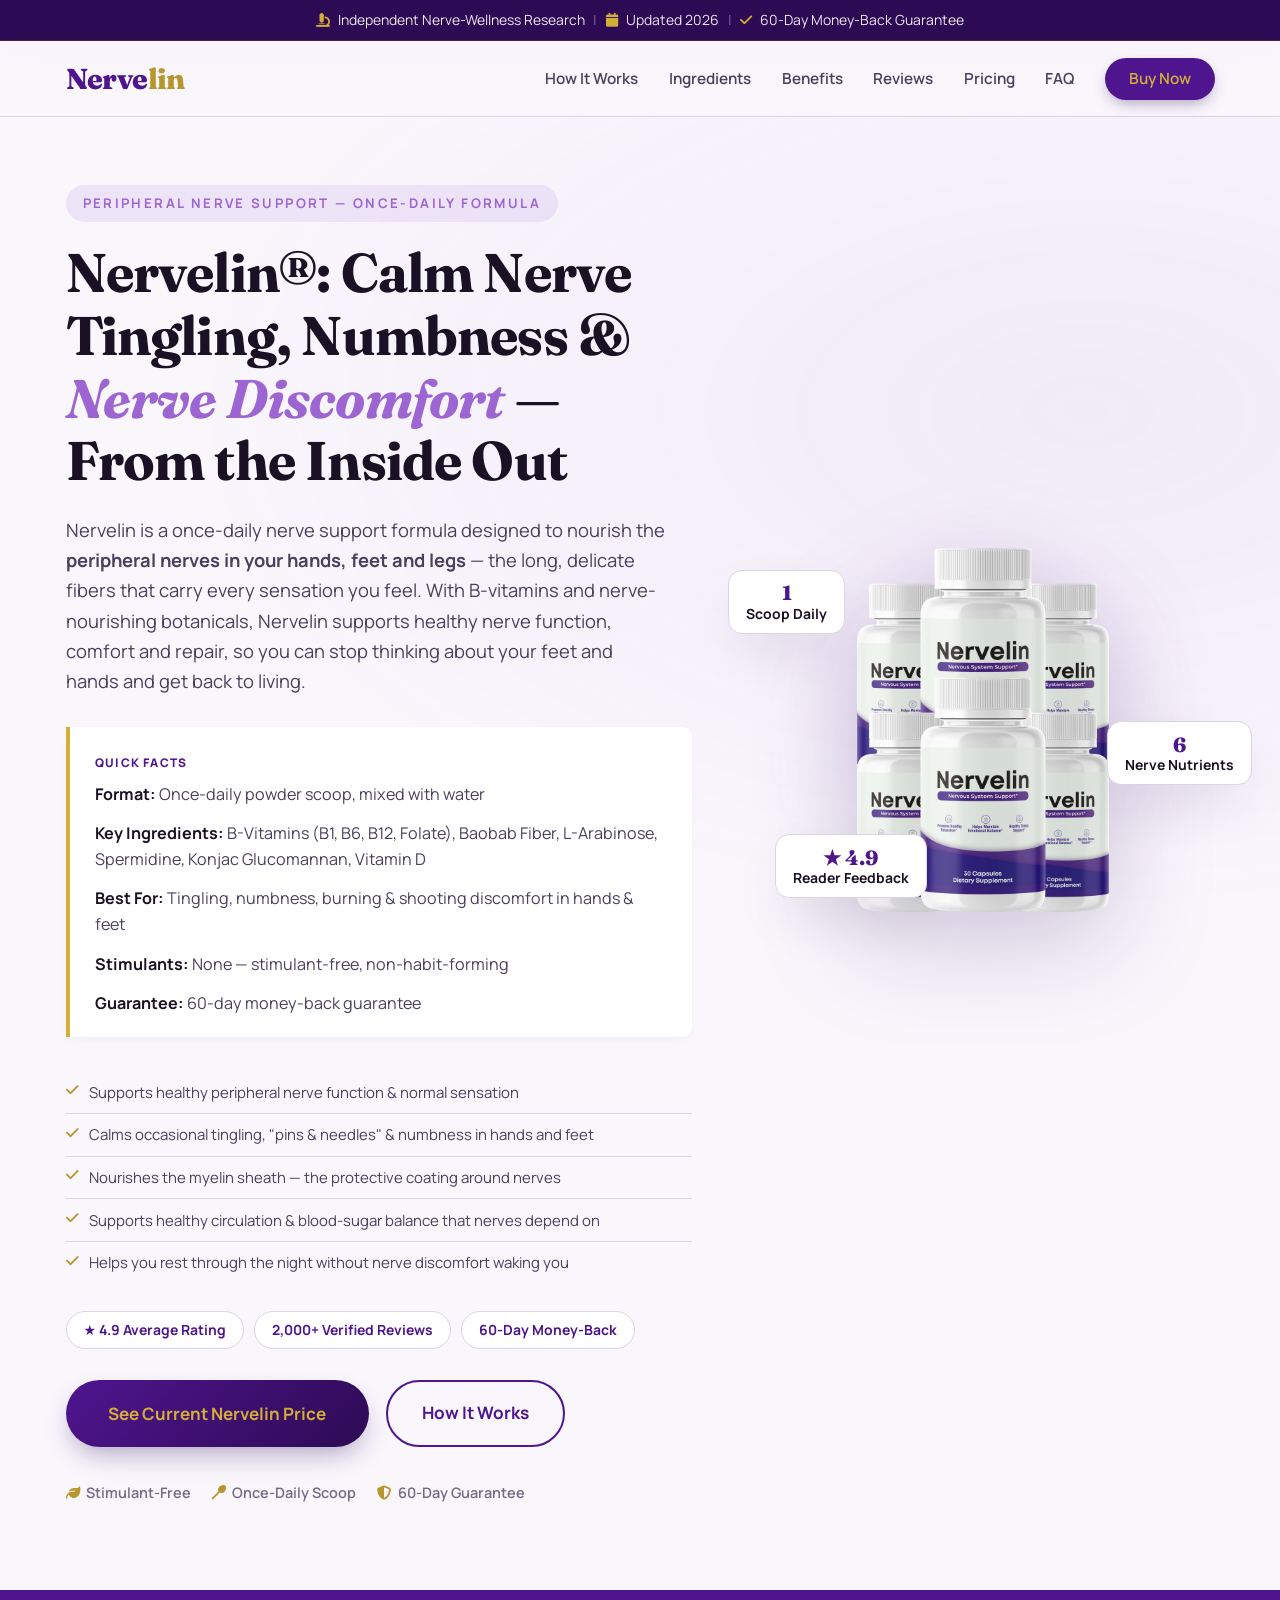
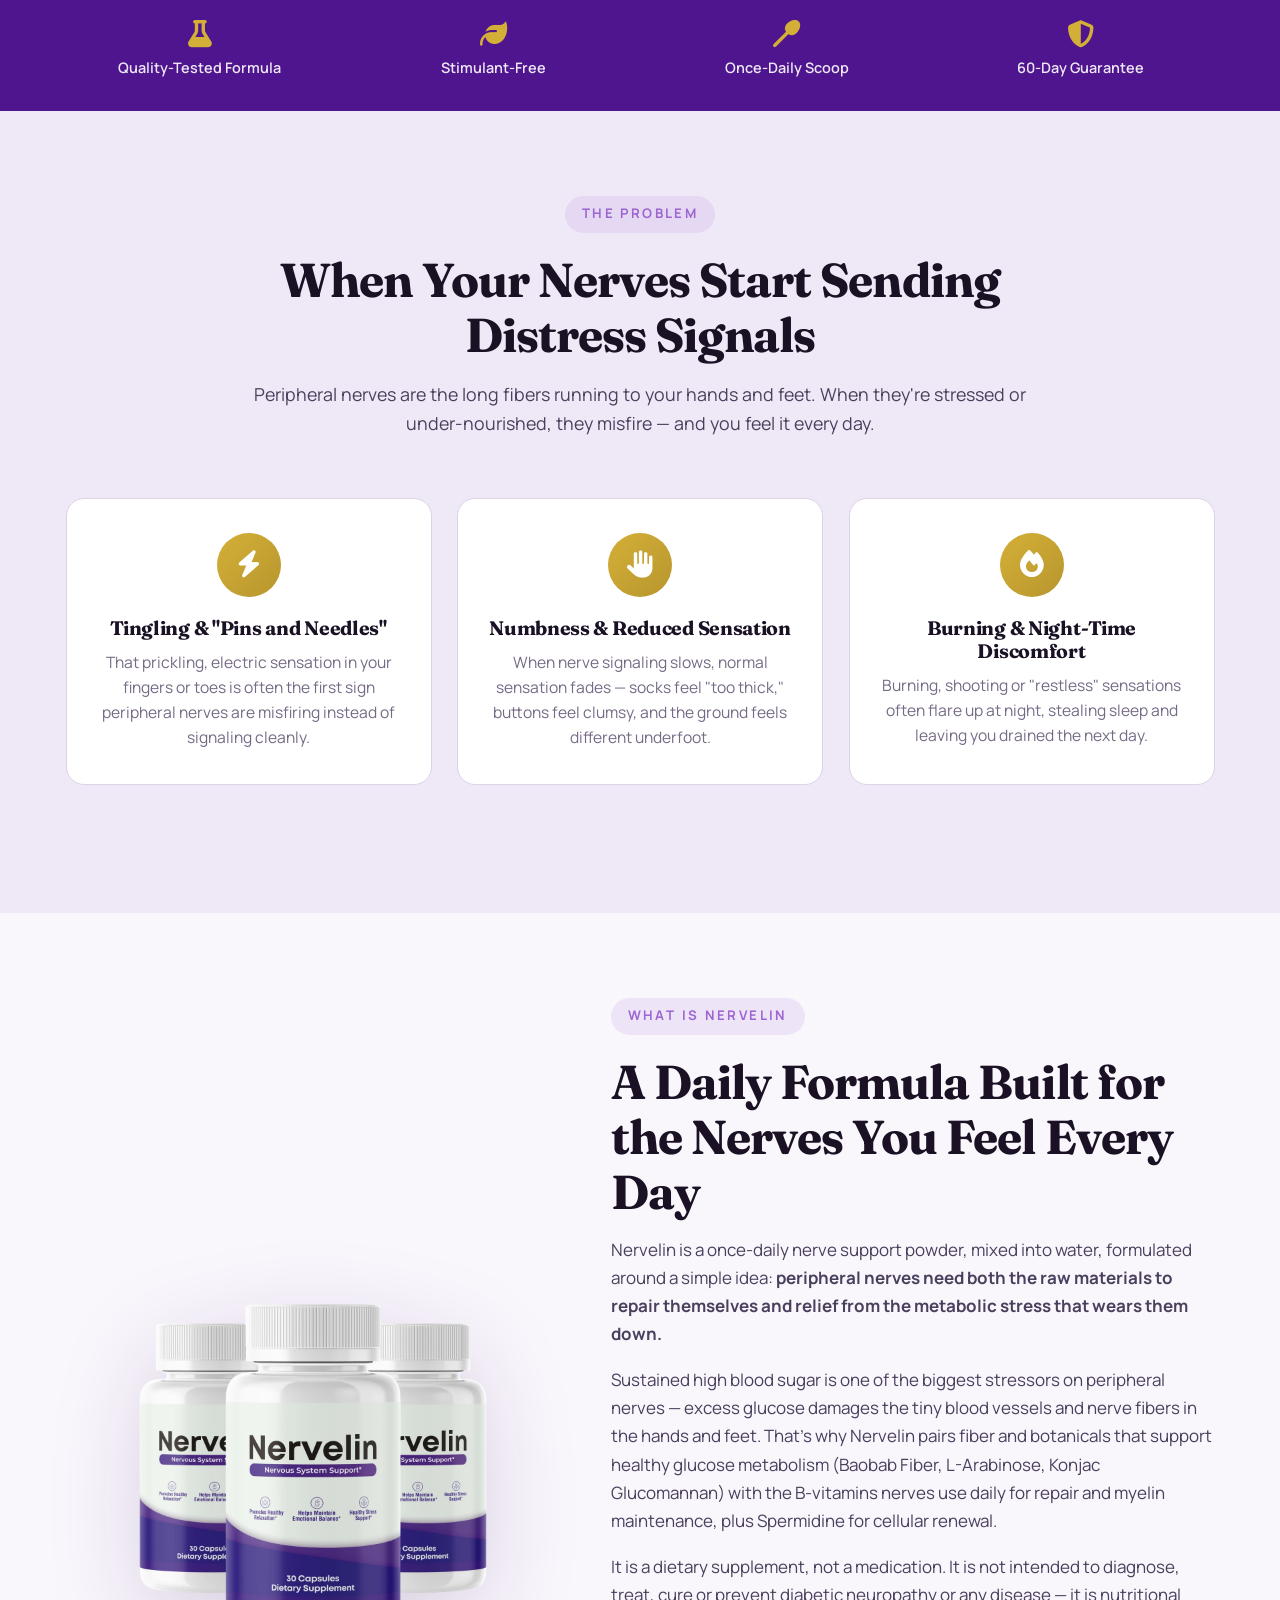
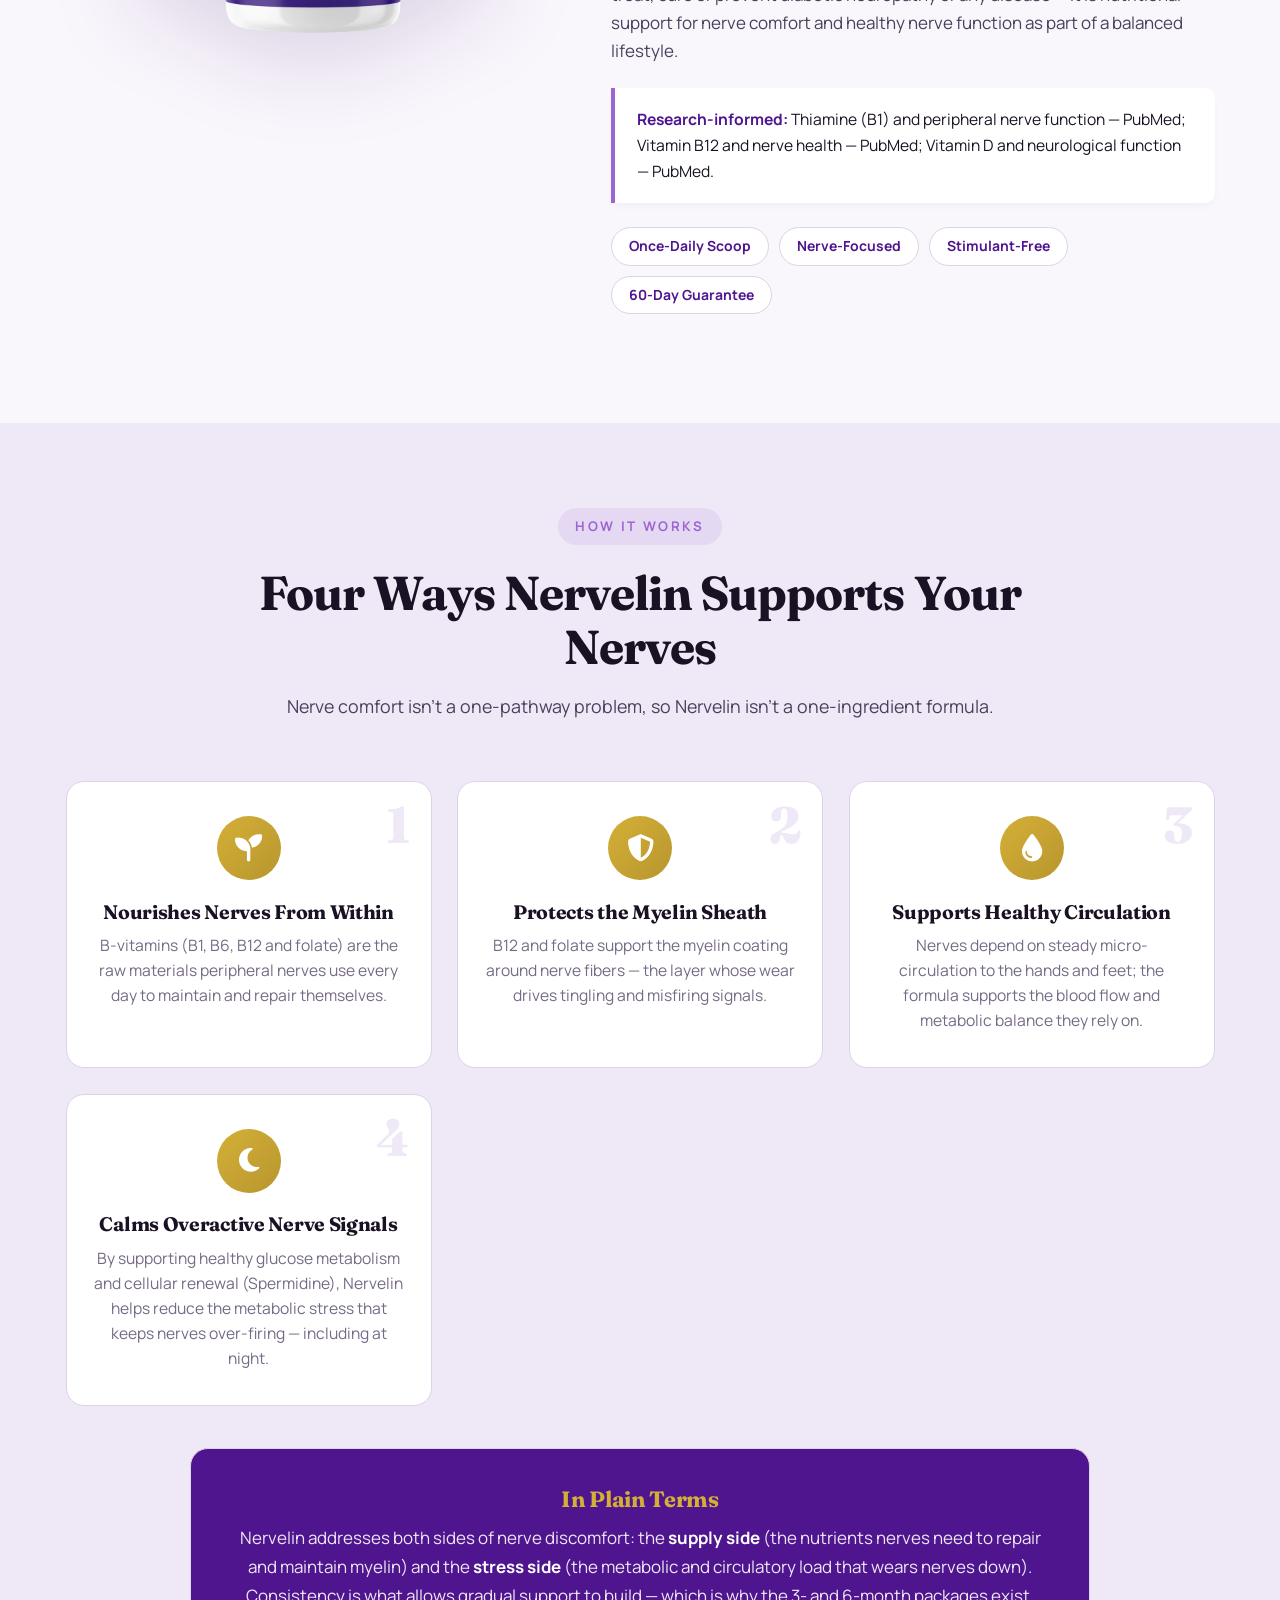
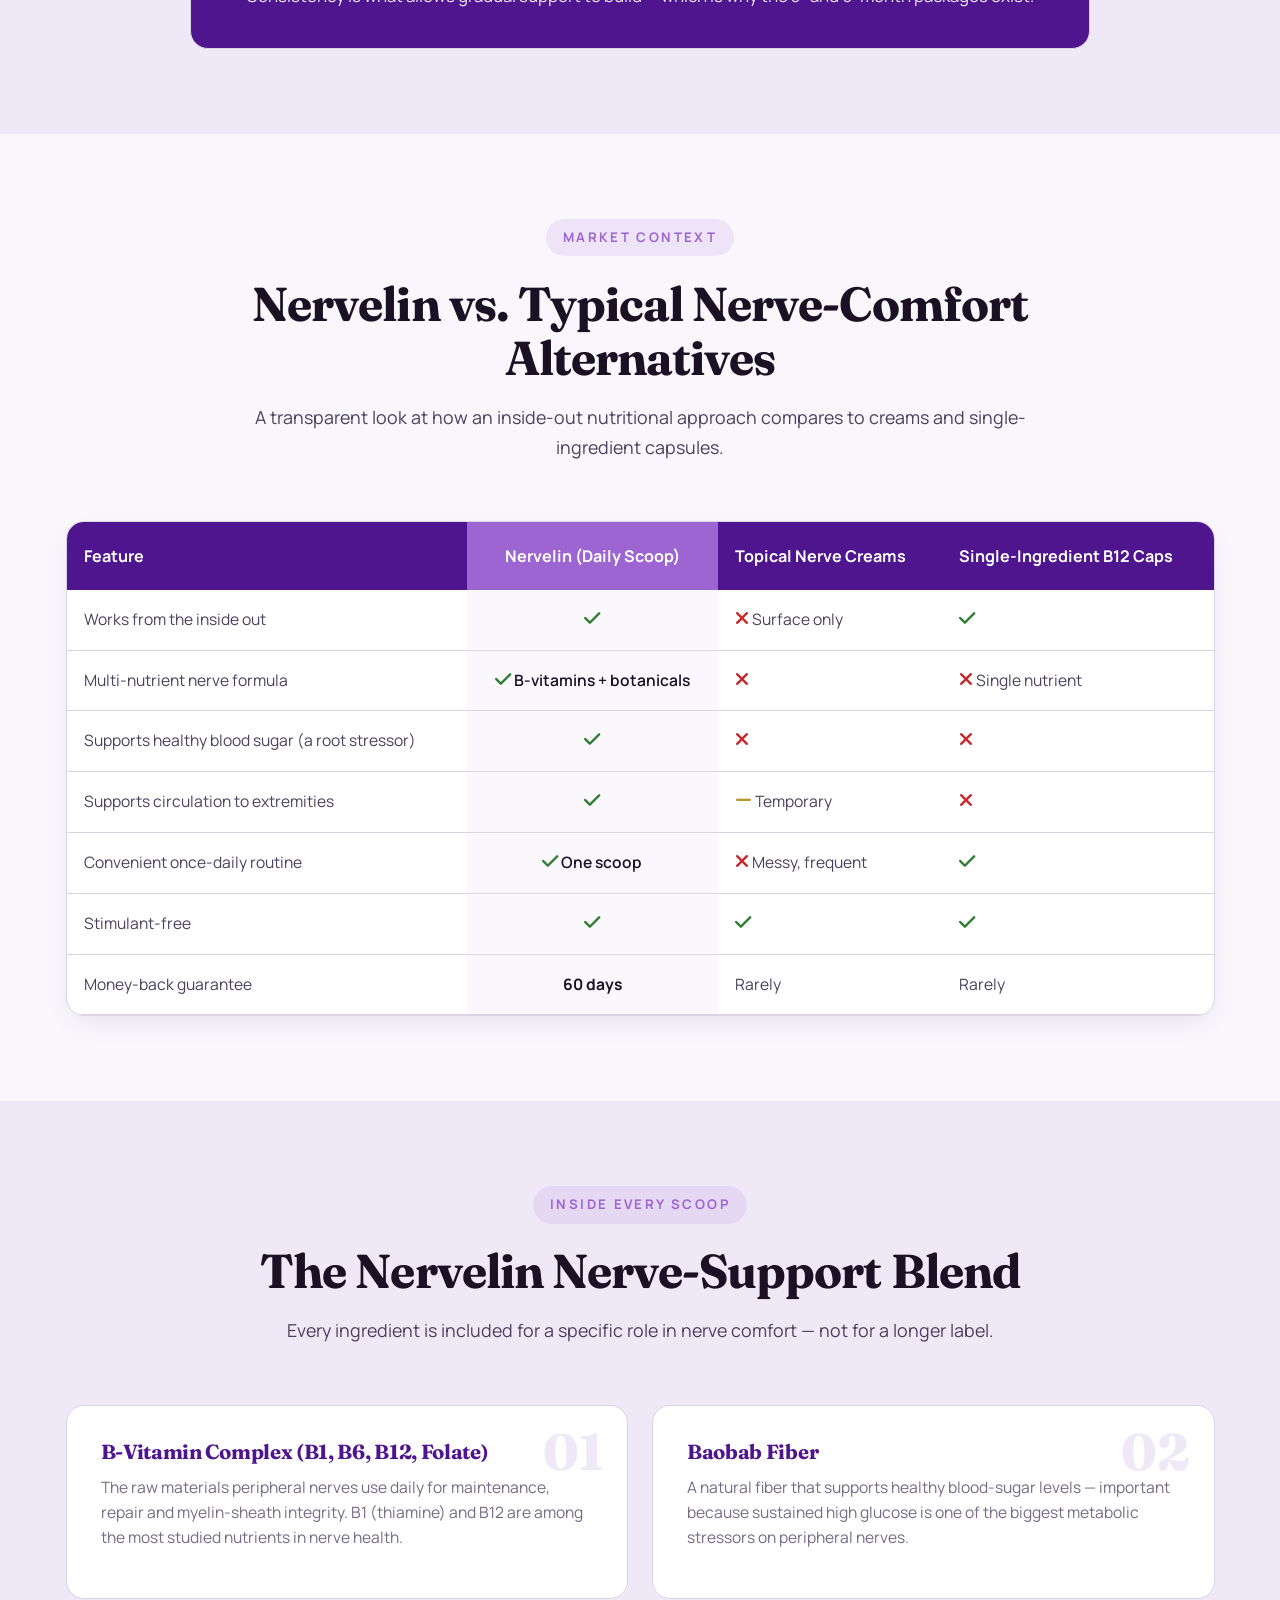
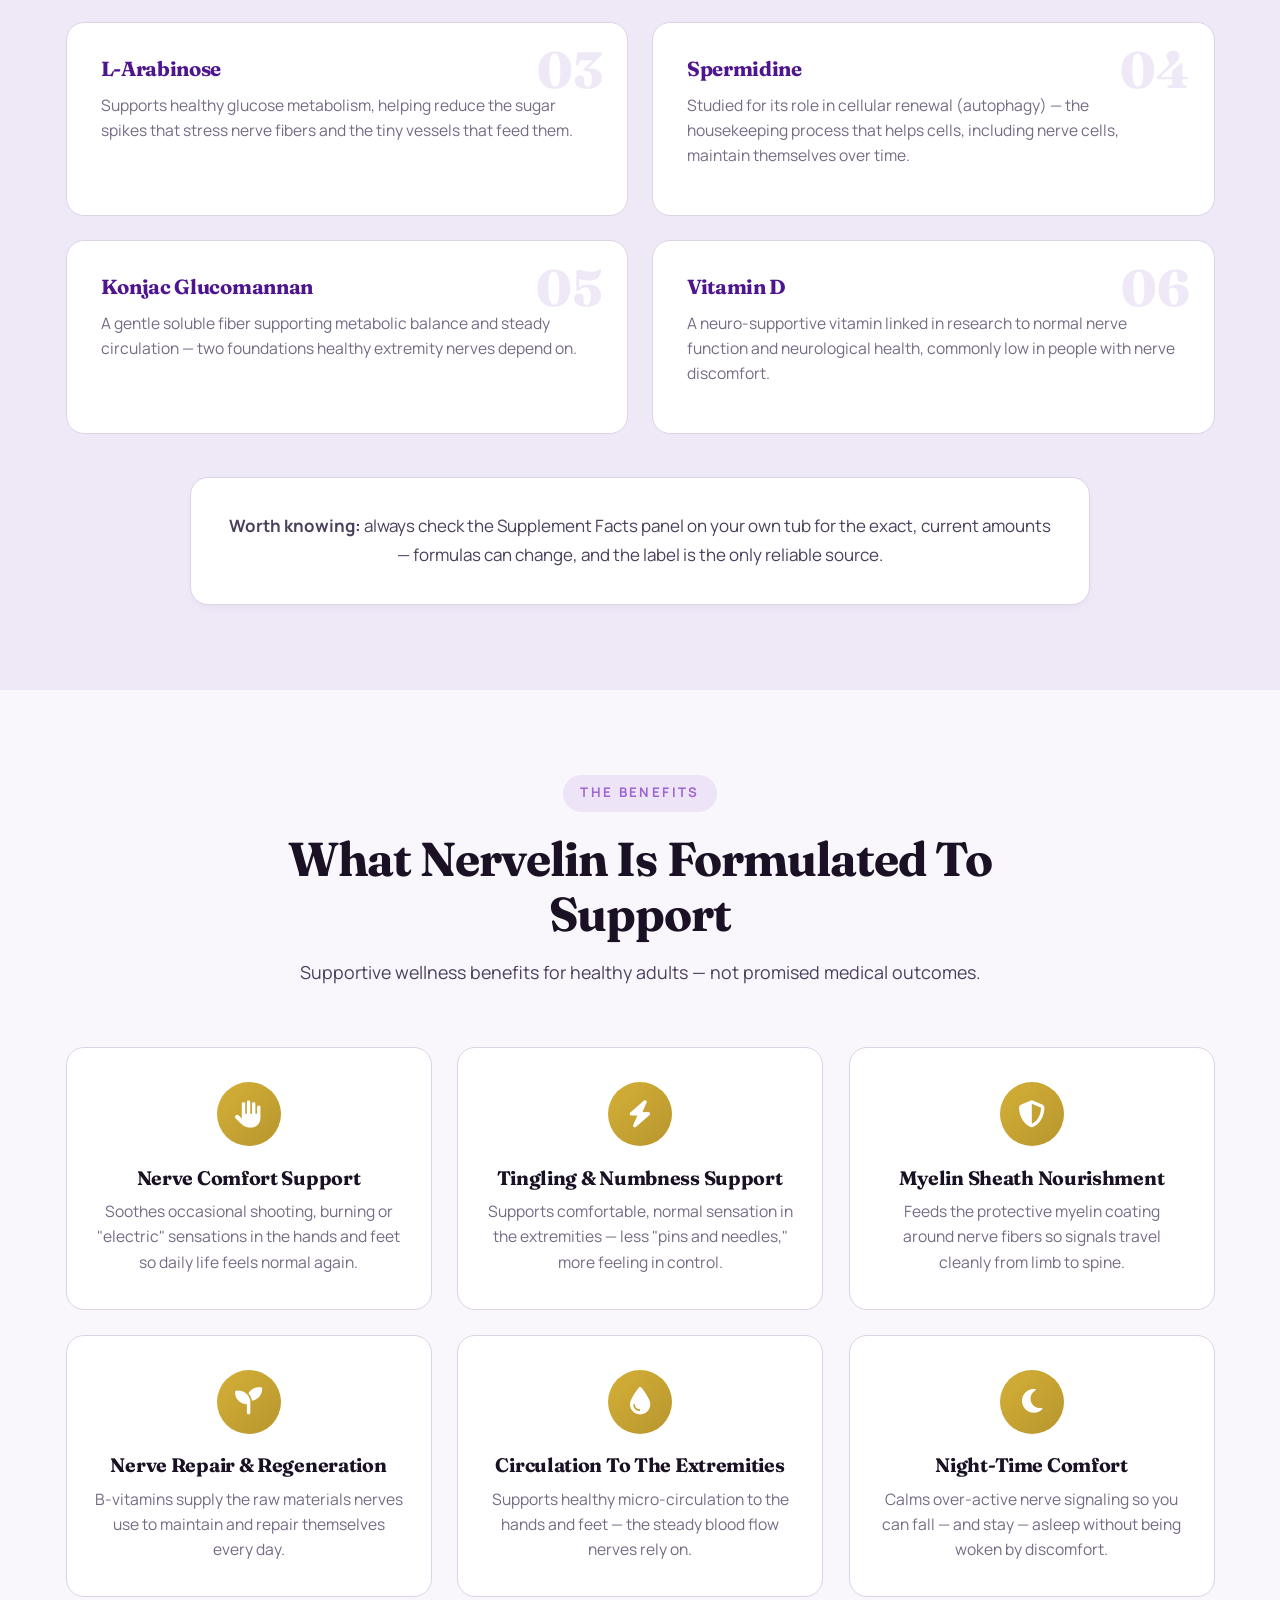
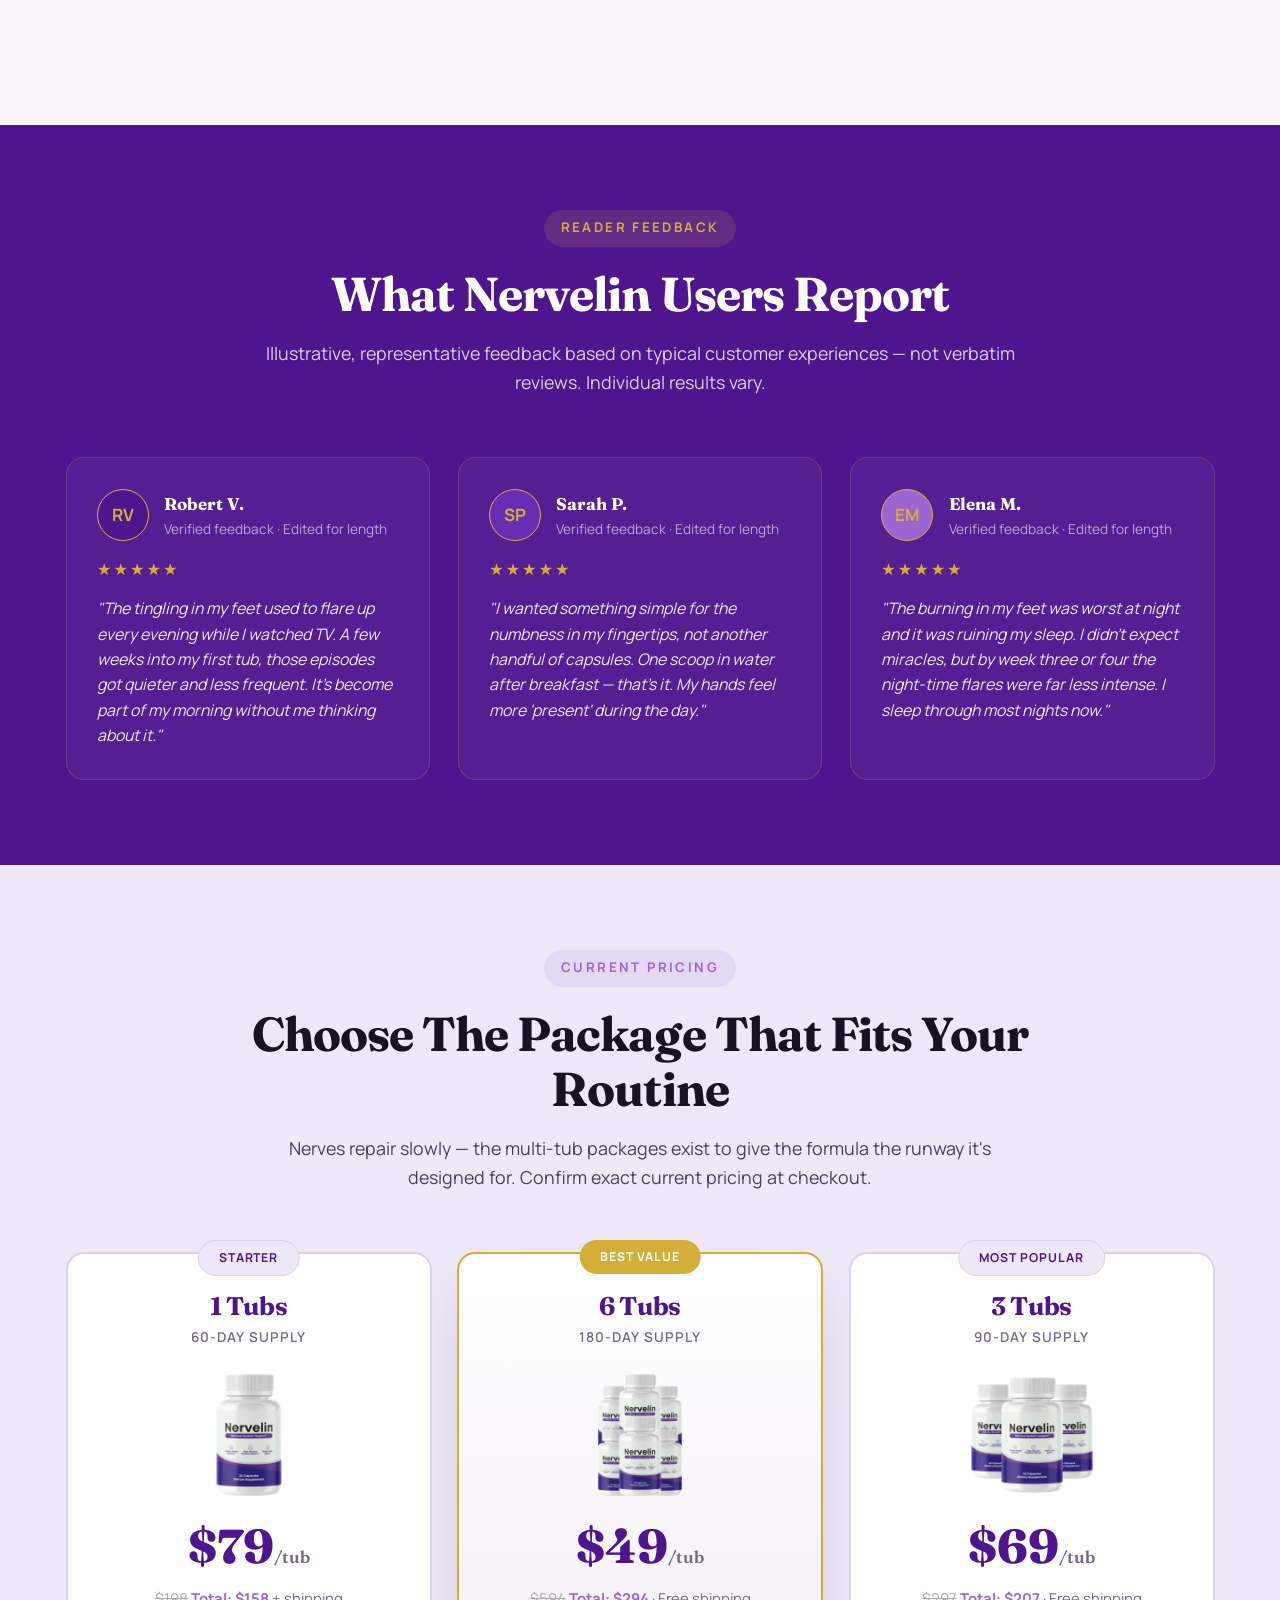
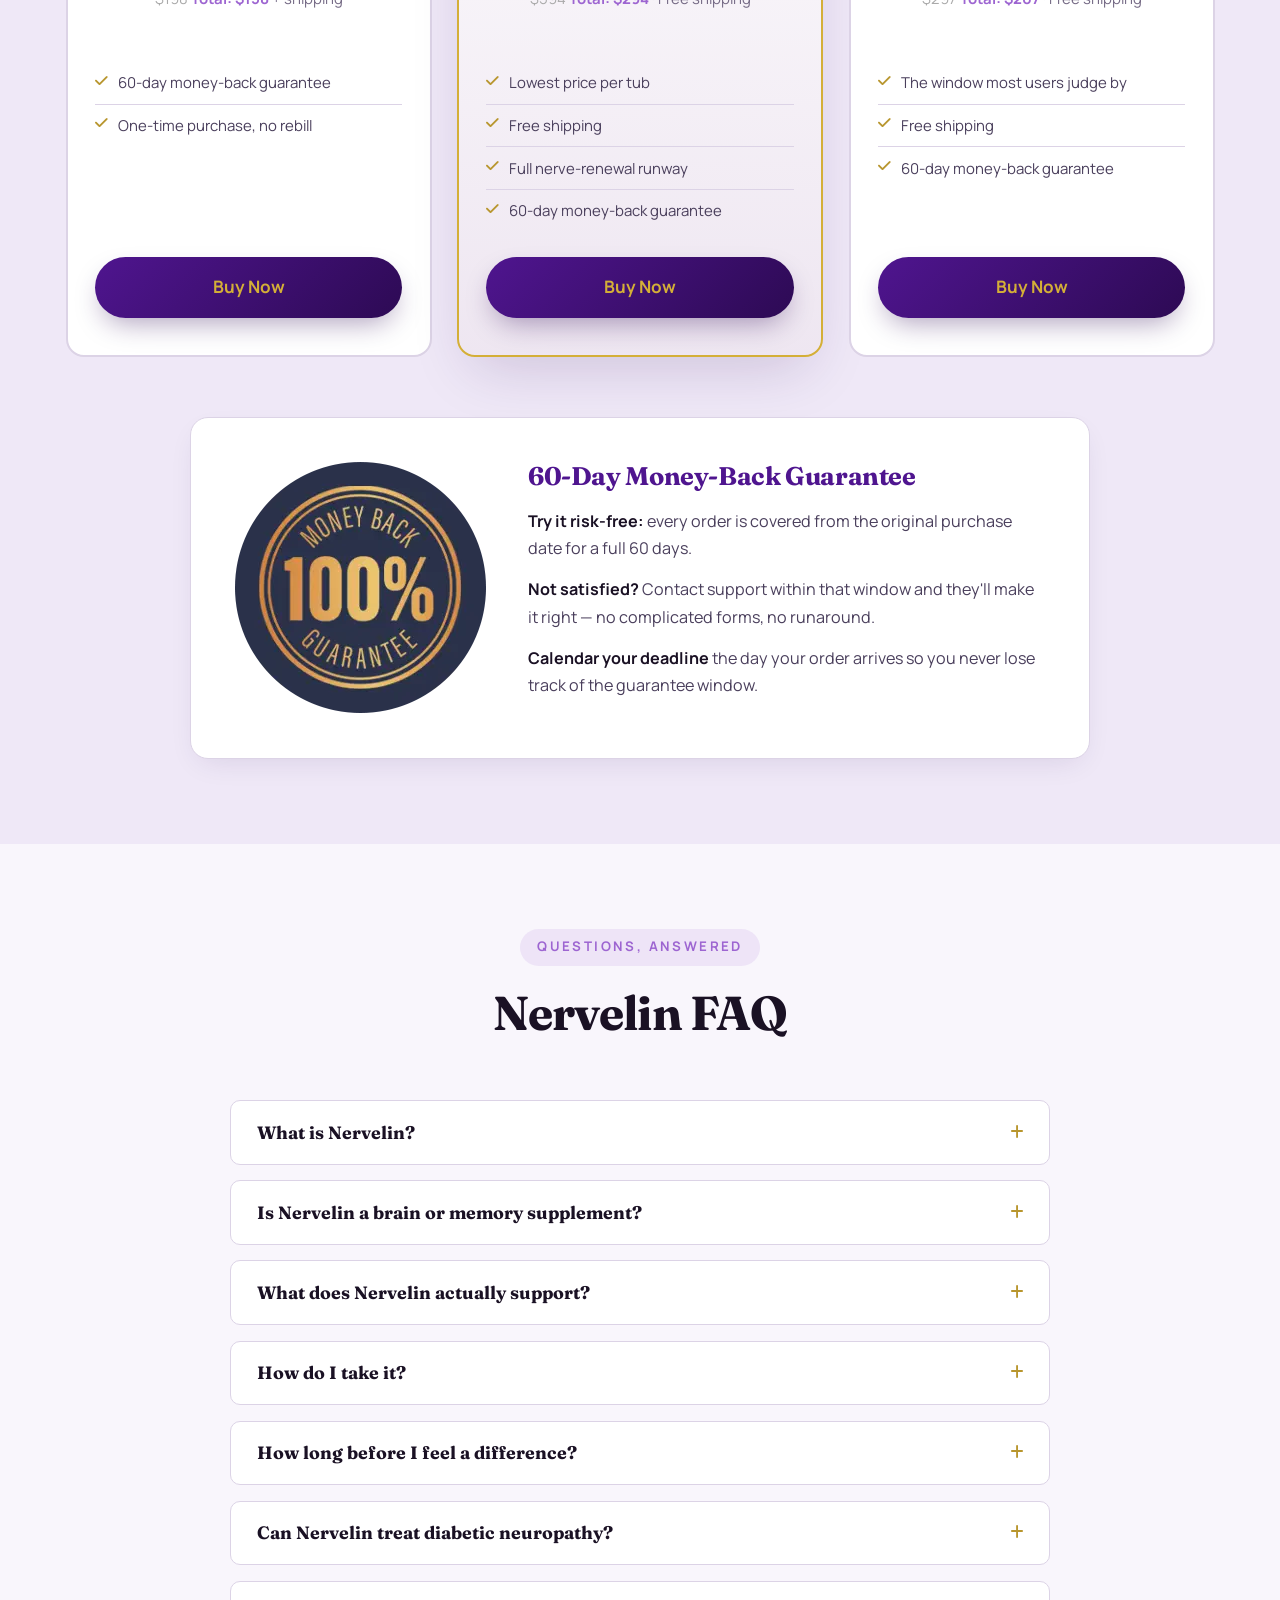
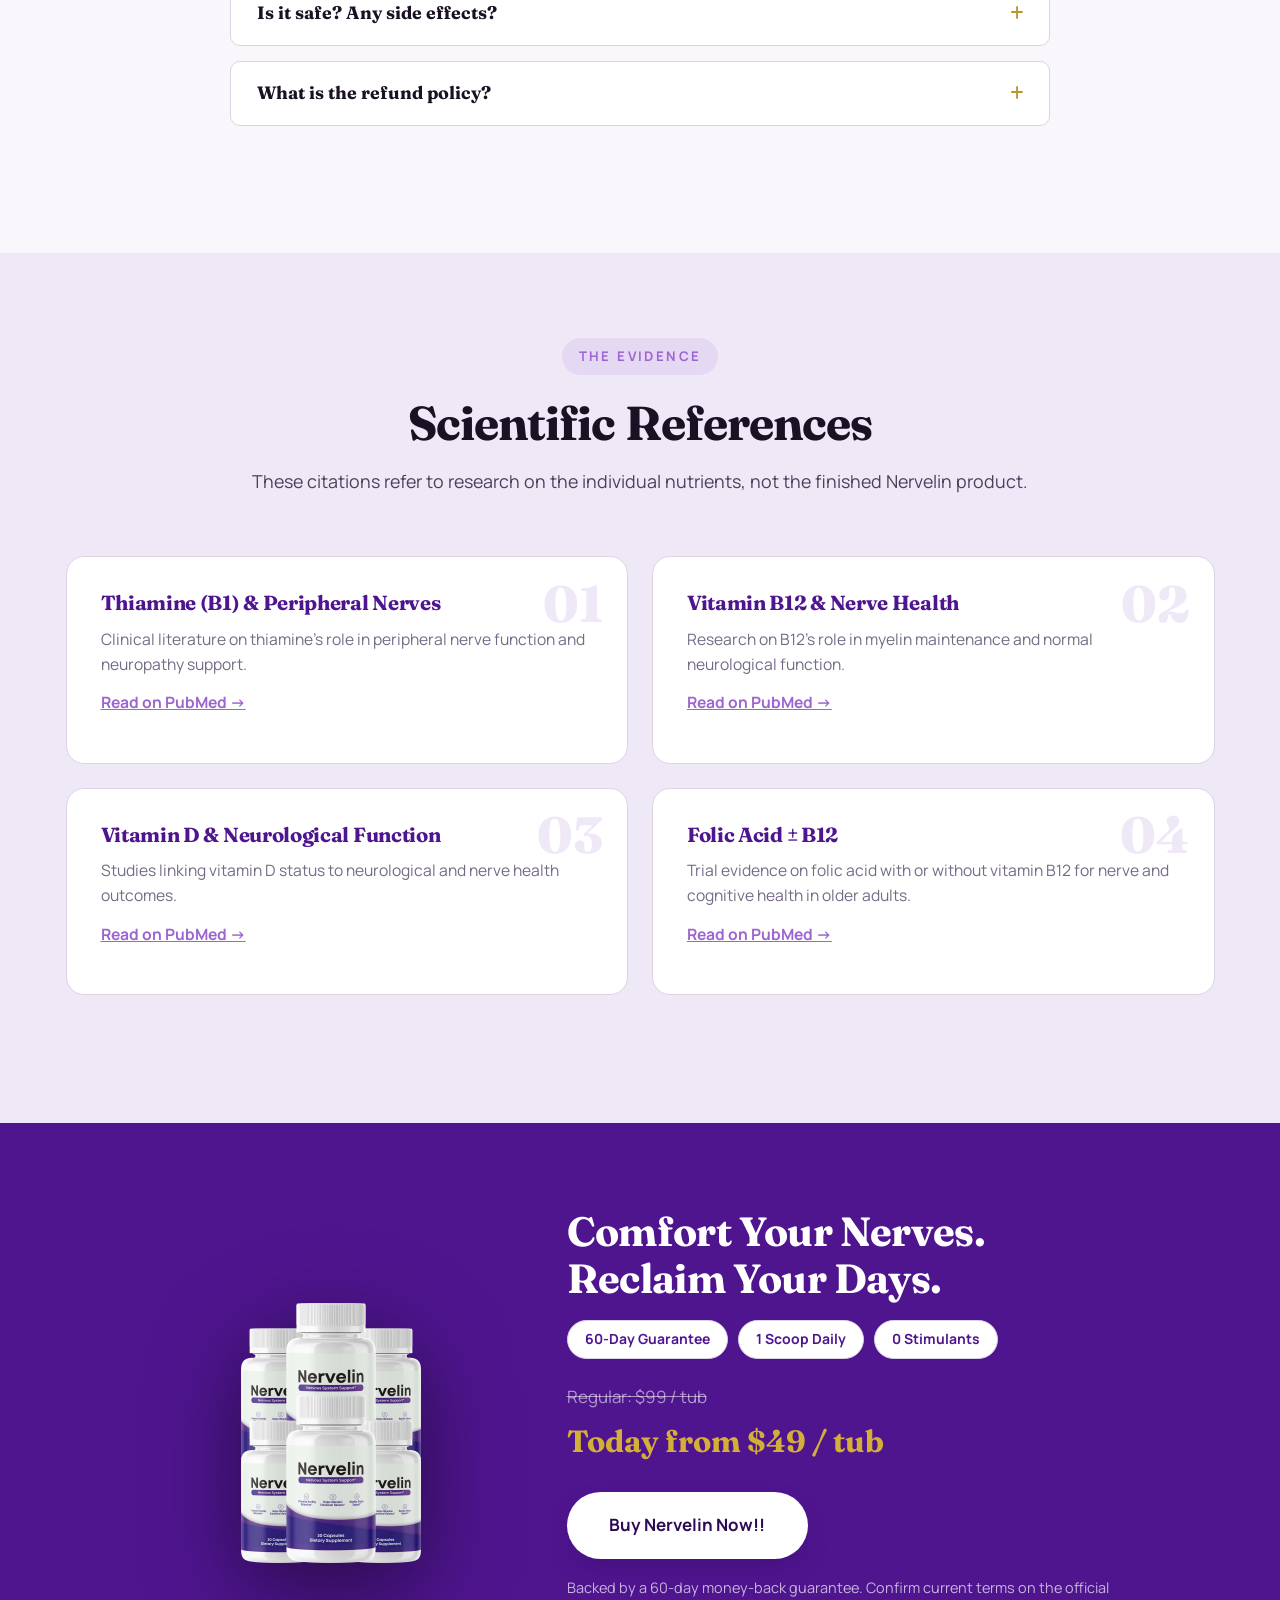
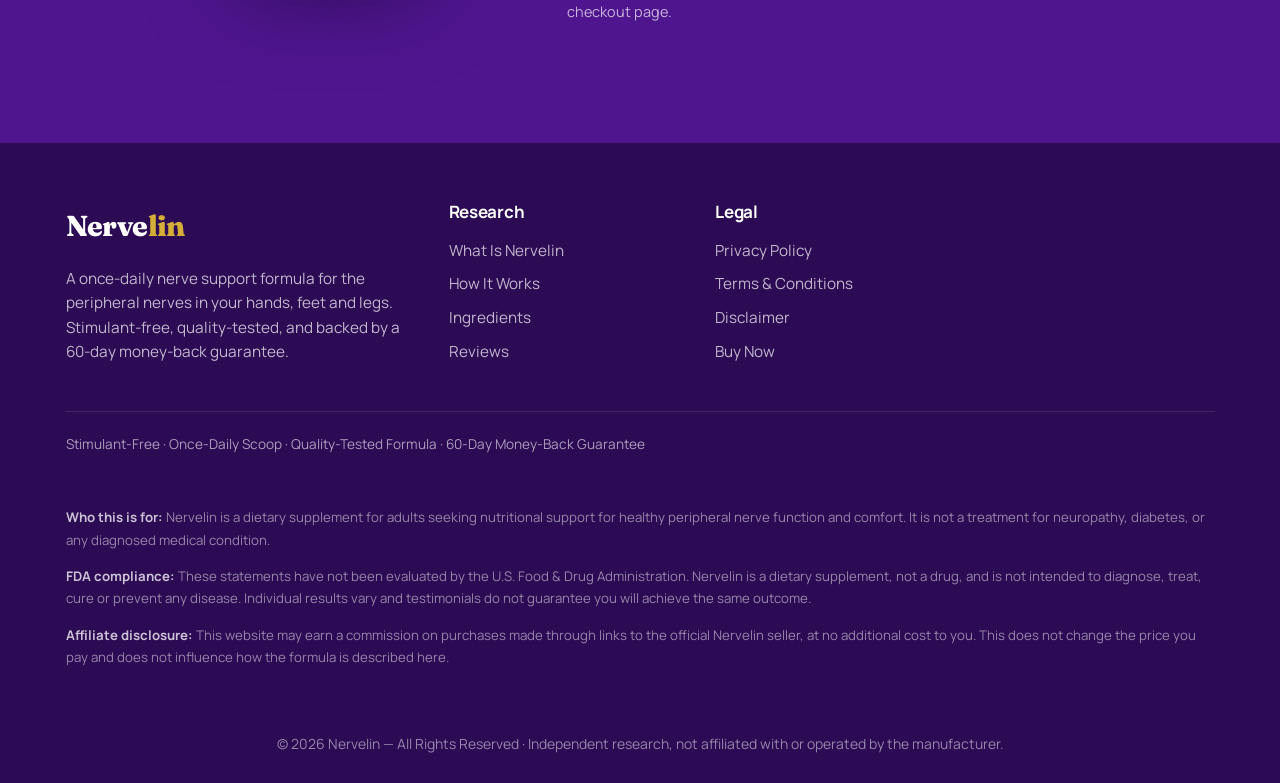
<file: index.html>
<!DOCTYPE html>
<html lang="en">
<head>
<meta charset="UTF-8" />
<meta name="viewport" content="width=device-width, initial-scale=1.0" />

<!-- =========================
     PRIMARY SEO
     ========================= -->

<title>Nervelin® Review 2026 | Nerve Support Supplement for Tingling, Numbness & Nerve Comfort</title>

<meta
  name="description"
  content="Read an independent Nervelin® review covering its ingredients, nerve-support formula, potential benefits, pricing, daily use, customer feedback and what to know before buying."
/>

<meta
  name="keywords"
  content="Nervelin, Nervelin review, Nervelin reviews, Nervelin review 2026, Nervelin supplement, Nervelin ingredients, Nervelin benefits, Nervelin formula, Nervelin price, Nervelin pricing, Nervelin official website, Nervelin official site, Nervelin buy, Nervelin order, Nervelin discount, nerve support supplement, nerve health supplement, nerve support formula, peripheral nerve support, nerve wellness supplement, nerve comfort supplement, neuropathy support supplement, nerve health vitamins, vitamins for nerve health, B vitamins for nerve health, B12 nerve support, tingling support supplement, numbness support supplement, burning feet support, burning hands support, hands and feet nerve support, peripheral nerve wellness, daily nerve support, nerve function support, myelin support, nerve nourishment, nerve health formula, nerve wellness formula, men's nerve support, women's nerve support, daily nerve health supplement"
/>

<meta name="author" content="Nerve Wellness Research Desk" />

<meta
  name="robots"
  content="index, follow, max-image-preview:large, max-snippet:-1, max-video-preview:-1"
/>

<meta
  name="googlebot"
  content="index, follow, max-image-preview:large, max-snippet:-1, max-video-preview:-1"
/>

<meta
  name="bingbot"
  content="index, follow, max-image-preview:large, max-snippet:-1, max-video-preview:-1"
/>

<!-- =========================
     CANONICAL
     ========================= -->

<link
  rel="canonical"
  href="https://nerrvelin.com/"
/>

<!-- =========================
     OPEN GRAPH
     ========================= -->

<meta
  property="og:type"
  content="article"
/>

<meta
  property="og:title"
  content="Nervelin® Review 2026 | Nerve Support Supplement for Tingling, Numbness & Nerve Comfort"
/>

<meta
  property="og:description"
  content="An independent look at Nervelin®, including its ingredients, intended nerve-support benefits, daily use, pricing, customer feedback and important considerations."
/>

<meta
  property="og:url"
  content="https://nerrvelin.com/"
/>

<meta
  property="og:site_name"
  content="Nervelin Review"
/>

<meta
  property="og:locale"
  content="en_US"
/>

<!-- Replace with your actual social-sharing image -->
<meta
  property="og:image"
  content="https://nerrvelin.com/images/6.png"
/>

<meta
  property="og:image:alt"
  content="Nervelin nerve support supplement review"
/>

<!-- =========================
     X / TWITTER
     ========================= -->

<meta
  name="twitter:card"
  content="summary_large_image"
/>

<meta
  name="twitter:title"
  content="Nervelin® Review 2026 | Nerve Support Supplement for Tingling, Numbness & Nerve Comfort"
/>

<meta
  name="twitter:description"
  content="Explore an independent Nervelin® review covering ingredients, potential benefits, daily use, pricing, customer feedback and nerve wellness support."
/>

<meta
  name="twitter:url"
  content="https://nerrvelin.com/"
/>

<meta
  name="twitter:image"
  content="https://nerrvelin.com/images/nervelin-review.jpg"
/>

<meta
  name="twitter:image:alt"
  content="Nervelin nerve support supplement"
/>

<!-- =========================
     FONTS
     ========================= -->

<link
  rel="preconnect"
  href="https://fonts.googleapis.com"
/>

<link
  rel="preconnect"
  href="https://fonts.gstatic.com"
  crossorigin
/>

<link
  href="https://fonts.googleapis.com/css2?family=Fraunces:opsz,wght@9..144,400;9..144,600;9..144,700;9..144,800&family=Manrope:wght@400;500;600;700;800&display=swap"
  rel="stylesheet"
/>

<!-- =========================
     FONT AWESOME
     ========================= -->

<link
  rel="stylesheet"
  href="https://cdnjs.cloudflare.com/ajax/libs/font-awesome/6.5.2/css/all.min.css"
/>

<!-- =========================
     STYLESHEET
     ========================= -->

<link
  rel="stylesheet"
  href="style.css"
/>

<!-- =========================
     PRODUCT + REVIEW STRUCTURED DATA
     ========================= -->

<script type="application/ld+json">
{
  "@context": "https://schema.org",
  "@type": "Product",
  "@id": "https://nerrvelin.com/#product",
  "name": "Nervelin",
  "url": "https://nerrvelin.com/",
  "description": "Nervelin is a once-daily nerve support powder containing B-vitamins, baobab fiber, L-arabinose, spermidine, konjac glucomannan and vitamin D, intended to support everyday nerve wellness and healthy peripheral nerve function.",
  "brand": {
    "@type": "Brand",
    "name": "Nervelin"
  },
  "category": "Nerve Support Supplement",
  "audience": {
    "@type": "PeopleAudience",
    "audienceType": "Adults"
  },
  "offers": {
    "@type": "AggregateOffer",
    "url": "https://nerrvelin.com/",
    "priceCurrency": "USD",
    "lowPrice": "49.00",
    "highPrice": "79.00",
    "offerCount": "3",
    "availability": "https://schema.org/InStock"
  },
  "review": {
    "@type": "Review",
    "@id": "https://nerrvelin.com/#review",
    "url": "https://nerrvelin.com/",
    "name": "Nervelin® Review 2026",
    "description": "Independent editorial analysis of Nervelin®, including its ingredients, intended benefits, formulation, daily use, pricing and available customer feedback.",
    "author": {
      "@type": "Organization",
      "name": "Nerve Wellness Research Desk"
    },
    "datePublished": "2026-09-12",
    "itemReviewed": {
      "@type": "Product",
      "name": "Nervelin",
      "brand": {
        "@type": "Brand",
        "name": "Nervelin"
      }
    }
  }
}
</script>
</head>
<body>

<!-- ========= REVIEW BAR ========= -->
<div class="review-bar">
  <div class="review-bar-inner container">
    <span><i class="fa-solid fa-microscope chk"></i> Independent Nerve-Wellness Research</span>
    <span class="separator">|</span>
    <span><i class="fa-solid fa-calendar chk"></i> Updated 2026</span>
    <span class="separator">|</span>
    <span><i class="fa-solid fa-check chk"></i> 60-Day Money-Back Guarantee</span>
  </div>
</div>

<!-- ========= NAV ========= -->
<nav>
  <div class="nav-inner container">
    <a href="#top" class="logo">Nerve<span>lin</span></a>
    <ul class="nav-links">
      <li><a href="#how-it-works">How It Works</a></li>
      <li><a href="#ingredients">Ingredients</a></li>
      <li><a href="#benefits">Benefits</a></li>
      <li><a href="#reviews">Reviews</a></li>
      <li><a href="#pricing">Pricing</a></li>
      <li><a href="#faq">FAQ</a></li>
      <li><a href="https://mwebscout.com/11330/9966/6/?&amp;subid=Nlin" class="nav-cta" target="_blank" rel="noopener">Buy Now</a></li>
    </ul>
    <button class="mobile-toggle" aria-label="Open menu"><i class="fa-solid fa-bars"></i></button>
  </div>
</nav>

<!-- ========= HERO ========= -->
<section class="hero" id="top">
  <div class="container hero-grid">
    <div>
      <span class="eyebrow">Peripheral Nerve Support — Once-Daily Formula</span>
      <h1 class="hero-title">Nervelin®: Calm Nerve Tingling, Numbness & <span class="accent">Nerve Discomfort</span> — From the Inside Out</h1>
      <p class="hero-intro">Nervelin is a once-daily nerve support formula designed to nourish the <strong>peripheral nerves in your hands, feet and legs</strong> — the long, delicate fibers that carry every sensation you feel. With B-vitamins and nerve-nourishing botanicals, Nervelin supports healthy nerve function, comfort and repair, so you can stop thinking about your feet and hands and get back to living.</p>

      <!-- Quick Facts (styled .quick-answer box) -->
      <div class="quick-answer">
        <span class="qa-tag">Quick Facts</span>
        <p style="margin-bottom:.8rem"><strong>Format:</strong> Once-daily powder scoop, mixed with water</p>
        <p style="margin-bottom:.8rem"><strong>Key Ingredients:</strong> B-Vitamins (B1, B6, B12, Folate), Baobab Fiber, L-Arabinose, Spermidine, Konjac Glucomannan, Vitamin D</p>
        <p style="margin-bottom:.8rem"><strong>Best For:</strong> Tingling, numbness, burning & shooting discomfort in hands & feet</p>
        <p style="margin-bottom:.8rem"><strong>Stimulants:</strong> None — stimulant-free, non-habit-forming</p>
        <p><strong>Guarantee:</strong> 60-day money-back guarantee</p>
      </div>

      <!-- Benefit bullets (styled .price-features checklist) -->
      <ul class="price-features" style="margin:0 0 1.6rem">
        <li><i class="fa-solid fa-check"></i> Supports healthy peripheral nerve function & normal sensation</li>
        <li><i class="fa-solid fa-check"></i> Calms occasional tingling, "pins & needles" & numbness in hands and feet</li>
        <li><i class="fa-solid fa-check"></i> Nourishes the myelin sheath — the protective coating around nerves</li>
        <li><i class="fa-solid fa-check"></i> Supports healthy circulation & blood-sugar balance that nerves depend on</li>
        <li><i class="fa-solid fa-check"></i> Helps you rest through the night without nerve discomfort waking you</li>
      </ul>

      <!-- Stats (styled .trust-chips pills) -->
      <div class="trust-chips" style="margin:0 0 1.8rem">
        <span class="chip">★ 4.9 Average Rating</span>
        <span class="chip">2,000+ Verified Reviews</span>
        <span class="chip">60-Day Money-Back</span>
      </div>

      <div class="hero-ctas">
        <a href="https://mwebscout.com/11330/9966/6/?&amp;subid=Nlin" class="btn btn-primary btn-lg" target="_blank" rel="noopener">See Current Nervelin Price</a>
        <a href="#how-it-works" class="btn btn-outline">How It Works</a>
      </div>

      <div class="hero-trust">
        <span><i class="fa-solid fa-leaf"></i> Stimulant-Free</span>
        <span><i class="fa-solid fa-spoon"></i> Once-Daily Scoop</span>
        <span><i class="fa-solid fa-shield-halved"></i> 60-Day Guarantee</span>
      </div>
    </div>

    <div class="hero-media">
      <div class="product-showcase">
        <div class="bottle-glow"></div>
        <img src="images/6.png" alt="Nervelin nerve support powder tub" class="product-img floaty" onerror="this.style.display='none'; this.parentElement.innerHTML+='<div class=\'img-placeholder\'><i class=\'fa-solid fa-bolt\'></i><span>Nervelin®</span></div>';" />
        <div class="float-badge fb-1"><b>1</b> Scoop Daily</div>
        <div class="float-badge fb-2"><b>6</b> Nerve Nutrients</div>
        <div class="float-badge fb-3"><b>★ 4.9</b> Reader Feedback</div>
      </div>
    </div>
  </div>
</section>

<!-- ========= TRUST STRIP ========= -->
<section class="trust-strip">
  <div class="container trust-grid">
    <div class="trust-item"><i class="fa-solid fa-flask"></i><span>Quality-Tested Formula</span></div>
    <div class="trust-item"><i class="fa-solid fa-leaf"></i><span>Stimulant-Free</span></div>
    <div class="trust-item"><i class="fa-solid fa-spoon"></i><span>Once-Daily Scoop</span></div>
    <div class="trust-item"><i class="fa-solid fa-shield-halved"></i><span>60-Day Guarantee</span></div>
  </div>
</section>

<!-- ========= PROBLEM ========= -->
<section class="section" id="problem" style="background: var(--paper-deep);">
  <div class="container">
    <div class="section-head">
      <span class="eyebrow">The Problem</span>
      <h2 class="section-title">When Your Nerves Start Sending Distress Signals</h2>
      <p class="section-desc">Peripheral nerves are the long fibers running to your hands and feet. When they're stressed or under-nourished, they misfire — and you feel it every day.</p>
    </div>
    <div class="how-grid">
      <div class="mech-card">
        <div class="mech-icon"><i class="fa-solid fa-bolt"></i></div>
        <h4>Tingling & "Pins and Needles"</h4>
        <p>That prickling, electric sensation in your fingers or toes is often the first sign peripheral nerves are misfiring instead of signaling cleanly.</p>
      </div>
      <div class="mech-card">
        <div class="mech-icon"><i class="fa-solid fa-hand"></i></div>
        <h4>Numbness & Reduced Sensation</h4>
        <p>When nerve signaling slows, normal sensation fades — socks feel "too thick," buttons feel clumsy, and the ground feels different underfoot.</p>
      </div>
      <div class="mech-card">
        <div class="mech-icon"><i class="fa-solid fa-fire"></i></div>
        <h4>Burning & Night-Time Discomfort</h4>
        <p>Burning, shooting or "restless" sensations often flare up at night, stealing sleep and leaving you drained the next day.</p>
      </div>
    </div>
  </div>
</section>

<!-- ========= WHAT IS ========= -->
<section class="section" id="what-is">
  <div class="container">
    <div class="whatis-grid">
      <div class="whatis-media">
        <img src="images/3.png" alt="Nervelin daily scoop served in water" onerror="this.style.display='none';" />
      </div>
      <div class="whatis-text">
        <span class="eyebrow">What Is Nervelin</span>
        <h2 class="section-title" style="text-align:left;">A Daily Formula Built for the Nerves You Feel Every Day</h2>
        <p>Nervelin is a once-daily nerve support powder, mixed into water, formulated around a simple idea: <strong>peripheral nerves need both the raw materials to repair themselves and relief from the metabolic stress that wears them down.</strong></p>
        <p>Sustained high blood sugar is one of the biggest stressors on peripheral nerves — excess glucose damages the tiny blood vessels and nerve fibers in the hands and feet. That's why Nervelin pairs fiber and botanicals that support healthy glucose metabolism (Baobab Fiber, L-Arabinose, Konjac Glucomannan) with the B-vitamins nerves use daily for repair and myelin maintenance, plus Spermidine for cellular renewal.</p>
        <p>It is a dietary supplement, not a medication. It is not intended to diagnose, treat, cure or prevent diabetic neuropathy or any disease — it is nutritional support for nerve comfort and healthy nerve function as part of a balanced lifestyle.</p>

        <div class="research-support">
          <strong>Research-informed:</strong> Thiamine (B1) and peripheral nerve function — <a href="https://pubmed.ncbi.nlm.nih.gov/?term=thiamine+peripheral+neuropathy" target="_blank" rel="noopener">PubMed</a>; Vitamin B12 and nerve health — <a href="https://pubmed.ncbi.nlm.nih.gov/?term=vitamin+B12+nerve+function" target="_blank" rel="noopener">PubMed</a>; Vitamin D and neurological function — <a href="https://pubmed.ncbi.nlm.nih.gov/?term=vitamin+D+neurological+function" target="_blank" rel="noopener">PubMed</a>.
        </div>

        <div class="trust-chips">
          <span class="chip">Once-Daily Scoop</span>
          <span class="chip">Nerve-Focused</span>
          <span class="chip">Stimulant-Free</span>
          <span class="chip">60-Day Guarantee</span>
        </div>
      </div>
    </div>
  </div>
</section>

<!-- ========= HOW IT WORKS ========= -->
<section class="section" id="how-it-works" style="background: var(--paper-deep);">
  <div class="container">
    <div class="section-head">
      <span class="eyebrow">How It Works</span>
      <h2 class="section-title">Four Ways Nervelin Supports Your Nerves</h2>
      <p class="section-desc">Nerve comfort isn't a one-pathway problem, so Nervelin isn't a one-ingredient formula.</p>
    </div>
    <div class="how-grid">
      <div class="mech-card">
        <div class="mech-step">1</div>
        <div class="mech-icon"><i class="fa-solid fa-seedling"></i></div>
        <h4>Nourishes Nerves From Within</h4>
        <p>B-vitamins (B1, B6, B12 and folate) are the raw materials peripheral nerves use every day to maintain and repair themselves.</p>
      </div>
      <div class="mech-card">
        <div class="mech-step">2</div>
        <div class="mech-icon"><i class="fa-solid fa-shield-halved"></i></div>
        <h4>Protects the Myelin Sheath</h4>
        <p>B12 and folate support the myelin coating around nerve fibers — the layer whose wear drives tingling and misfiring signals.</p>
      </div>
      <div class="mech-card">
        <div class="mech-step">3</div>
        <div class="mech-icon"><i class="fa-solid fa-droplet"></i></div>
        <h4>Supports Healthy Circulation</h4>
        <p>Nerves depend on steady micro-circulation to the hands and feet; the formula supports the blood flow and metabolic balance they rely on.</p>
      </div>
      <div class="mech-card">
        <div class="mech-step">4</div>
        <div class="mech-icon"><i class="fa-solid fa-moon"></i></div>
        <h4>Calms Overactive Nerve Signals</h4>
        <p>By supporting healthy glucose metabolism and cellular renewal (Spermidine), Nervelin helps reduce the metabolic stress that keeps nerves over-firing — including at night.</p>
      </div>
    </div>
    <div class="how-summary">
      <h4>In Plain Terms</h4>
      <p>Nervelin addresses both sides of nerve discomfort: the <strong style="color:#fff;">supply side</strong> (the nutrients nerves need to repair and maintain myelin) and the <strong style="color:#fff;">stress side</strong> (the metabolic and circulatory load that wears nerves down). Consistency is what allows gradual support to build — which is why the 3- and 6-month packages exist.</p>
    </div>
  </div>
</section>

<!-- ========= COMPARISON ========= -->
<section class="section" id="comparison">
  <div class="container">
    <div class="section-head">
      <span class="eyebrow">Market Context</span>
      <h2 class="section-title">Nervelin vs. Typical Nerve-Comfort Alternatives</h2>
      <p class="section-desc">A transparent look at how an inside-out nutritional approach compares to creams and single-ingredient capsules.</p>
    </div>
    <div class="compare-table-wrap">
      <table class="compare-table">
        <thead>
          <tr>
            <th>Feature</th>
            <th class="highlight">Nervelin (Daily Scoop)</th>
            <th>Topical Nerve Creams</th>
            <th>Single-Ingredient B12 Caps</th>
          </tr>
        </thead>
        <tbody>
          <tr>
            <td>Works from the inside out</td>
            <td class="highlight"><i class="fa-solid fa-check yes"></i></td>
            <td><i class="fa-solid fa-xmark no"></i> Surface only</td>
            <td><i class="fa-solid fa-check yes"></i></td>
          </tr>
          <tr>
            <td>Multi-nutrient nerve formula</td>
            <td class="highlight"><i class="fa-solid fa-check yes"></i> B-vitamins + botanicals</td>
            <td><i class="fa-solid fa-xmark no"></i></td>
            <td><i class="fa-solid fa-xmark no"></i> Single nutrient</td>
          </tr>
          <tr>
            <td>Supports healthy blood sugar (a root stressor)</td>
            <td class="highlight"><i class="fa-solid fa-check yes"></i></td>
            <td><i class="fa-solid fa-xmark no"></i></td>
            <td><i class="fa-solid fa-xmark no"></i></td>
          </tr>
          <tr>
            <td>Supports circulation to extremities</td>
            <td class="highlight"><i class="fa-solid fa-check yes"></i></td>
            <td><i class="fa-solid fa-minus mid"></i> Temporary</td>
            <td><i class="fa-solid fa-xmark no"></i></td>
          </tr>
          <tr>
            <td>Convenient once-daily routine</td>
            <td class="highlight"><i class="fa-solid fa-check yes"></i> One scoop</td>
            <td><i class="fa-solid fa-xmark no"></i> Messy, frequent</td>
            <td><i class="fa-solid fa-check yes"></i></td>
          </tr>
          <tr>
            <td>Stimulant-free</td>
            <td class="highlight"><i class="fa-solid fa-check yes"></i></td>
            <td><i class="fa-solid fa-check yes"></i></td>
            <td><i class="fa-solid fa-check yes"></i></td>
          </tr>
          <tr>
            <td>Money-back guarantee</td>
            <td class="highlight"><strong>60 days</strong></td>
            <td>Rarely</td>
            <td>Rarely</td>
          </tr>
        </tbody>
      </table>
    </div>
  </div>
</section>

<!-- ========= INGREDIENTS ========= -->
<section class="section" id="ingredients" style="background: var(--paper-deep);">
  <div class="container">
    <div class="section-head">
      <span class="eyebrow">Inside Every Scoop</span>
      <h2 class="section-title">The Nervelin Nerve-Support Blend</h2>
      <p class="section-desc">Every ingredient is included for a specific role in nerve comfort — not for a longer label.</p>
    </div>
    <div class="ing-list">
      <div class="ing-card">
        <div class="ing-num">01</div>
        <h4>B-Vitamin Complex (B1, B6, B12, Folate)</h4>
        <p>The raw materials peripheral nerves use daily for maintenance, repair and myelin-sheath integrity. B1 (thiamine) and B12 are among the most studied nutrients in nerve health.</p>
      </div>
      <div class="ing-card">
        <div class="ing-num">02</div>
        <h4>Baobab Fiber</h4>
        <p>A natural fiber that supports healthy blood-sugar levels — important because sustained high glucose is one of the biggest metabolic stressors on peripheral nerves.</p>
      </div>
      <div class="ing-card">
        <div class="ing-num">03</div>
        <h4>L-Arabinose</h4>
        <p>Supports healthy glucose metabolism, helping reduce the sugar spikes that stress nerve fibers and the tiny vessels that feed them.</p>
      </div>
      <div class="ing-card">
        <div class="ing-num">04</div>
        <h4>Spermidine</h4>
        <p>Studied for its role in cellular renewal (autophagy) — the housekeeping process that helps cells, including nerve cells, maintain themselves over time.</p>
      </div>
      <div class="ing-card">
        <div class="ing-num">05</div>
        <h4>Konjac Glucomannan</h4>
        <p>A gentle soluble fiber supporting metabolic balance and steady circulation — two foundations healthy extremity nerves depend on.</p>
      </div>
      <div class="ing-card">
        <div class="ing-num">06</div>
        <h4>Vitamin D</h4>
        <p>A neuro-supportive vitamin linked in research to normal nerve function and neurological health, commonly low in people with nerve discomfort.</p>
      </div>
    </div>
    <div class="ing-conclusion">
      <p><strong>Worth knowing:</strong> always check the Supplement Facts panel on your own tub for the exact, current amounts — formulas can change, and the label is the only reliable source.</p>
    </div>
  </div>
</section>

<!-- ========= BENEFITS ========= -->
<section class="section" id="benefits">
  <div class="container">
    <div class="section-head">
      <span class="eyebrow">The Benefits</span>
      <h2 class="section-title">What Nervelin Is Formulated To Support</h2>
      <p class="section-desc">Supportive wellness benefits for healthy adults — not promised medical outcomes.</p>
    </div>
    <div class="how-grid">
      <div class="mech-card">
        <div class="mech-icon"><i class="fa-solid fa-hand"></i></div>
        <h4>Nerve Comfort Support</h4>
        <p>Soothes occasional shooting, burning or "electric" sensations in the hands and feet so daily life feels normal again.</p>
      </div>
      <div class="mech-card">
        <div class="mech-icon"><i class="fa-solid fa-bolt"></i></div>
        <h4>Tingling & Numbness Support</h4>
        <p>Supports comfortable, normal sensation in the extremities — less "pins and needles," more feeling in control.</p>
      </div>
      <div class="mech-card">
        <div class="mech-icon"><i class="fa-solid fa-shield-halved"></i></div>
        <h4>Myelin Sheath Nourishment</h4>
        <p>Feeds the protective myelin coating around nerve fibers so signals travel cleanly from limb to spine.</p>
      </div>
      <div class="mech-card">
        <div class="mech-icon"><i class="fa-solid fa-seedling"></i></div>
        <h4>Nerve Repair & Regeneration</h4>
        <p>B-vitamins supply the raw materials nerves use to maintain and repair themselves every day.</p>
      </div>
      <div class="mech-card">
        <div class="mech-icon"><i class="fa-solid fa-droplet"></i></div>
        <h4>Circulation To The Extremities</h4>
        <p>Supports healthy micro-circulation to the hands and feet — the steady blood flow nerves rely on.</p>
      </div>
      <div class="mech-card">
        <div class="mech-icon"><i class="fa-solid fa-moon"></i></div>
        <h4>Night-Time Comfort</h4>
        <p>Calms over-active nerve signaling so you can fall — and stay — asleep without being woken by discomfort.</p>
      </div>
    </div>
  </div>
</section>

<!-- ========= REVIEWS ========= -->
<section class="section reviews" id="reviews">
  <div class="container">
    <div class="section-head">
      <span class="eyebrow">Reader Feedback</span>
      <h2 class="section-title">What Nervelin Users Report</h2>
      <p class="section-desc">Illustrative, representative feedback based on typical customer experiences — not verbatim reviews. Individual results vary.</p>
    </div>
    <div class="review-grid">
      <div class="review-card">
        <div class="rc-head">
          <div class="avatar" style="background:#4F158F;">RV</div>
          <div>
            <div class="rc-name">Robert V.</div>
            <div class="rc-loc">Verified feedback · Edited for length</div>
          </div>
        </div>
        <div class="stars">★★★★★</div>
        <blockquote>"The tingling in my feet used to flare up every evening while I watched TV. A few weeks into my first tub, those episodes got quieter and less frequent. It's become part of my morning without me thinking about it."</blockquote>
      </div>
      <div class="review-card">
        <div class="rc-head">
          <div class="avatar" style="background:#6A2CB5;">SP</div>
          <div>
            <div class="rc-name">Sarah P.</div>
            <div class="rc-loc">Verified feedback · Edited for length</div>
          </div>
        </div>
        <div class="stars">★★★★★</div>
        <blockquote>"I wanted something simple for the numbness in my fingertips, not another handful of capsules. One scoop in water after breakfast — that's it. My hands feel more 'present' during the day."</blockquote>
      </div>
      <div class="review-card">
        <div class="rc-head">
          <div class="avatar" style="background:#9D65D1;">EM</div>
          <div>
            <div class="rc-name">Elena M.</div>
            <div class="rc-loc">Verified feedback · Edited for length</div>
          </div>
        </div>
        <div class="stars">★★★★★</div>
        <blockquote>"The burning in my feet was worst at night and it was ruining my sleep. I didn't expect miracles, but by week three or four the night-time flares were far less intense. I sleep through most nights now."</blockquote>
      </div>
    </div>
  </div>
</section>

<!-- ========= PRICING ========= -->
<section class="section" id="pricing" style="background: var(--paper-deep);">
  <div class="container">
    <div class="section-head">
      <span class="eyebrow">Current Pricing</span>
      <h2 class="section-title">Choose The Package That Fits Your Routine</h2>
      <p class="section-desc">Nerves repair slowly — the multi-tub packages exist to give the formula the runway it's designed for. Confirm exact current pricing at checkout.</p>
    </div>
    <div class="price-grid">
      <div class="price-card">
        <div class="price-badge">Starter</div>
        <h3>1 Tubs</h3>
        <div class="supply">60-Day Supply</div>
        <div class="price-img"><img src="images/1.png" alt="1 tubs of Nervelin" onerror="this.style.display='none';" /></div>
        <div class="price-amount">$79<small>/tub</small></div>
        <div class="price-total"><s>$198</s> <b>Total: $158</b> + shipping</div>
        <ul class="price-features">
          <li><i class="fa-solid fa-check"></i> 60-day money-back guarantee</li>
          <li><i class="fa-solid fa-check"></i> One-time purchase, no rebill</li>
        </ul>
        <a href="https://mwebscout.com/11330/9966/6/?&amp;subid=Nlin" class="btn btn-primary btn-block" target="_blank" rel="noopener">Buy Now</a>
      </div>
      <div class="price-card featured">
        <div class="price-badge best">Best Value</div>
        <h3>6 Tubs</h3>
        <div class="supply">180-Day Supply</div>
        <div class="price-img"><img src="images/6.png" alt="6 tubs of Nervelin" onerror="this.style.display='none';" /></div>
        <div class="price-amount">$49<small>/tub</small></div>
        <div class="price-total"><s>$594</s> <b>Total: $294</b> · Free shipping</div>
        <ul class="price-features">
          <li><i class="fa-solid fa-check"></i> Lowest price per tub</li>
          <li><i class="fa-solid fa-check"></i> Free shipping</li>
          <li><i class="fa-solid fa-check"></i> Full nerve-renewal runway</li>
          <li><i class="fa-solid fa-check"></i> 60-day money-back guarantee</li>
        </ul>
        <a href="https://mwebscout.com/11330/9966/6/?&amp;subid=Nlin" class="btn btn-primary btn-block" target="_blank" rel="noopener">Buy Now</a>
      </div>
      <div class="price-card">
        <div class="price-badge">Most Popular</div>
        <h3>3 Tubs</h3>
        <div class="supply">90-Day Supply</div>
        <div class="price-img"><img src="images/3.png" alt="3 tubs of Nervelin" onerror="this.style.display='none';" /></div>
        <div class="price-amount">$69<small>/tub</small></div>
        <div class="price-total"><s>$297</s> <b>Total: $207</b> · Free shipping</div>
        <ul class="price-features">
          <li><i class="fa-solid fa-check"></i> The window most users judge by</li>
          <li><i class="fa-solid fa-check"></i> Free shipping</li>
          <li><i class="fa-solid fa-check"></i> 60-day money-back guarantee</li>
        </ul>
        <a href="https://mwebscout.com/11330/9966/6/?&amp;subid=Nlin" class="btn btn-primary btn-block" target="_blank" rel="noopener">Buy Now</a>
      </div>
    </div>

    <div class="guarantee-box">
      <div class="guarantee-img">
        <img src="images/money.png" alt="moneyback" onerror="this.style.display='none';" />
      </div>
      <div class="guarantee-text">
        <h3>60-Day Money-Back Guarantee</h3>
        <p><strong>Try it risk-free:</strong> every order is covered from the original purchase date for a full 60 days.</p>
        <p><strong>Not satisfied?</strong> Contact support within that window and they'll make it right — no complicated forms, no runaround.</p>
        <p><strong>Calendar your deadline</strong> the day your order arrives so you never lose track of the guarantee window.</p>
      </div>
    </div>
  </div>
</section>

<!-- ========= FAQ ========= -->
<section class="section" id="faq">
  <div class="container">
    <div class="section-head">
      <span class="eyebrow">Questions, Answered</span>
      <h2 class="section-title">Nervelin FAQ</h2>
    </div>
    <div class="faq-wrap">
      <div class="faq-item">
        <button class="faq-q"><span>What is Nervelin?</span><i class="fa-solid fa-plus"></i></button>
        <div class="faq-a"><p>Nervelin is a once-daily powder supplement formulated to support healthy peripheral nerve function and comfort — the nerves in your hands, feet and legs. It combines B-vitamins with fiber and botanicals that support the metabolic and circulatory foundations nerves depend on.</p></div>
      </div>
      <div class="faq-item">
        <button class="faq-q"><span>Is Nervelin a brain or memory supplement?</span><i class="fa-solid fa-plus"></i></button>
        <div class="faq-a"><p>No. Nervelin is formulated for <strong>peripheral nerve health</strong> — the nerves in your hands, feet and legs — not for cognitive or brain performance. Every nutrient is chosen for nerve comfort, repair and function.</p></div>
      </div>
      <div class="faq-item">
        <button class="faq-q"><span>What does Nervelin actually support?</span><i class="fa-solid fa-plus"></i></button>
        <div class="faq-a"><p>Healthy peripheral nerve function, comfortable sensation in the extremities, myelin-sheath integrity, and healthy circulation and glucose metabolism — the four pillars of everyday nerve comfort.</p></div>
      </div>
      <div class="faq-item">
        <button class="faq-q"><span>How do I take it?</span><i class="fa-solid fa-plus"></i></button>
        <div class="faq-a"><p>One scoop mixed into water once daily, ideally after your morning meal. Consistency matters more than timing — pair it with an existing habit so it becomes automatic. Always follow the label on your tub.</p></div>
      </div>
      <div class="faq-item">
        <button class="faq-q"><span>How long before I feel a difference?</span><i class="fa-solid fa-plus"></i></button>
        <div class="faq-a"><p>Nerves repair slowly, so there is no responsible universal timeline. Many users report the first few weeks are about habit-building, with gradual changes in comfort over one to three months — which is exactly why the 3- and 6-tub packages exist.</p></div>
      </div>
      <div class="faq-item">
        <button class="faq-q"><span>Can Nervelin treat diabetic neuropathy?</span><i class="fa-solid fa-plus"></i></button>
        <div class="faq-a"><p>No. Nervelin is a dietary supplement, not a medication. It is not intended to diagnose, treat, cure or prevent diabetic neuropathy or any disease. If you have diabetes or a diagnosed nerve condition, work with your doctor and share any supplement you take.</p></div>
      </div>
      <div class="faq-item">
        <button class="faq-q"><span>Is it safe? Any side effects?</span><i class="fa-solid fa-plus"></i></button>
        <div class="faq-a"><p>Nervelin is stimulant-free and built from nutrients and fibers generally recognized for use in supplements. As with any new supplement, some people notice mild digestive adjustment at first. If you are pregnant, nursing, taking medication or managing a medical condition, speak with your healthcare provider first.</p></div>
      </div>
      <div class="faq-item">
        <button class="faq-q"><span>What is the refund policy?</span><i class="fa-solid fa-plus"></i></button>
        <div class="faq-a"><p>Every order is covered by a 60-day money-back guarantee from the original purchase date. If it isn't the right fit, contact support within that window for a straightforward refund.</p></div>
      </div>
    </div>
  </div>
</section>

<!-- ========= REFERENCES ========= -->
<section class="section" id="references" style="background: var(--paper-deep);">
  <div class="container">
    <div class="section-head">
      <span class="eyebrow">The Evidence</span>
      <h2 class="section-title">Scientific References</h2>
      <p class="section-desc">These citations refer to research on the individual nutrients, not the finished Nervelin product.</p>
    </div>
    <div class="ing-list">
      <div class="ing-card">
        <div class="ing-num">01</div>
        <h4>Thiamine (B1) & Peripheral Nerves</h4>
        <p>Clinical literature on thiamine's role in peripheral nerve function and neuropathy support.</p>
        <p><a href="https://pubmed.ncbi.nlm.nih.gov/?term=thiamine+peripheral+neuropathy" target="_blank" rel="noopener" style="color:var(--mauve);font-weight:700;text-decoration:underline;">Read on PubMed →</a></p>
      </div>
      <div class="ing-card">
        <div class="ing-num">02</div>
        <h4>Vitamin B12 & Nerve Health</h4>
        <p>Research on B12's role in myelin maintenance and normal neurological function.</p>
        <p><a href="https://pubmed.ncbi.nlm.nih.gov/?term=vitamin+B12+nerve+function" target="_blank" rel="noopener" style="color:var(--mauve);font-weight:700;text-decoration:underline;">Read on PubMed →</a></p>
      </div>
      <div class="ing-card">
        <div class="ing-num">03</div>
        <h4>Vitamin D & Neurological Function</h4>
        <p>Studies linking vitamin D status to neurological and nerve health outcomes.</p>
        <p><a href="https://pubmed.ncbi.nlm.nih.gov/?term=vitamin+D+neurological+function" target="_blank" rel="noopener" style="color:var(--mauve);font-weight:700;text-decoration:underline;">Read on PubMed →</a></p>
      </div>
      <div class="ing-card">
        <div class="ing-num">04</div>
        <h4>Folic Acid ± B12</h4>
        <p>Trial evidence on folic acid with or without vitamin B12 for nerve and cognitive health in older adults.</p>
        <p><a href="https://pubmed.ncbi.nlm.nih.gov/?term=folic+acid+vitamin+B12+nerves" target="_blank" rel="noopener" style="color:var(--mauve);font-weight:700;text-decoration:underline;">Read on PubMed →</a></p>
      </div>
    </div>
  </div>
</section>

<!-- ========= FINAL CTA ========= -->
<section class="final-cta">
  <div class="container">
    <div class="final-grid">
      <div>
        <img src="images/6.png" alt="Nervelin 6-tub bundle" onerror="this.style.display='none';" />
      </div>
      <div class="final-text">
        <h2>Comfort Your Nerves. Reclaim Your Days.</h2>
        <div class="trust-chips" style="margin:0 0 1.4rem">
          <span class="chip">60-Day Guarantee</span>
          <span class="chip">1 Scoop Daily</span>
          <span class="chip">0 Stimulants</span>
        </div>
        <div class="final-price">
          <span class="reg">Regular: $99 / tub</span>
          <span class="now">Today from $49 / tub</span>
        </div>
        <a href="https://mwebscout.com/11330/9966/6/?&amp;subid=Nlin" class="btn btn-primary btn-lg" target="_blank" rel="noopener" style="background:#fff;color:var(--primary-dark,#2D0A54);">Buy Nervelin Now!!</a>
        <p style="margin-top:1rem;font-size:.85rem;opacity:.8;">Backed by a 60-day money-back guarantee. Confirm current terms on the official checkout page.</p>
      </div>
    </div>
  </div>
</section>

<!-- ========= FOOTER ========= -->
<footer>
  <div class="container">
    <div class="footer-top">
      <div class="footer-col">
        <div class="logo">Nerve<span>lin</span></div>
        <p>A once-daily nerve support formula for the peripheral nerves in your hands, feet and legs. Stimulant-free, quality-tested, and backed by a 60-day money-back guarantee.</p>
      </div>
      <div class="footer-col">
        <h4>Research</h4>
        <ul>
          <li><a href="#what-is">What Is Nervelin</a></li>
          <li><a href="#how-it-works">How It Works</a></li>
          <li><a href="#ingredients">Ingredients</a></li>
          <li><a href="#reviews">Reviews</a></li>
        </ul>
      </div>
      <div class="footer-col">
        <h4>Legal</h4>
        <ul>
          <li><a href="privacy-policy.html">Privacy Policy</a></li>
          <li><a href="terms-conditions.html">Terms & Conditions</a></li>
          <li><a href="disclaimer.html">Disclaimer</a></li>
          <li><a href="https://mwebscout.com/11330/9966/6/?&amp;subid=Nlin" target="_blank" rel="noopener">Buy Now</a></li>
        </ul>
      </div>
    </div>
    <p style="padding:1.2rem 0;font-size:.8rem;color:rgba(255,255,255,.6);">Stimulant-Free · Once-Daily Scoop · Quality-Tested Formula · 60-Day Money-Back Guarantee</p>
    <div class="footer-disclaimer">
      <p><strong>Who this is for:</strong> Nervelin is a dietary supplement for adults seeking nutritional support for healthy peripheral nerve function and comfort. It is not a treatment for neuropathy, diabetes, or any diagnosed medical condition.</p>
      <p><strong>FDA compliance:</strong> These statements have not been evaluated by the U.S. Food & Drug Administration. Nervelin is a dietary supplement, not a drug, and is not intended to diagnose, treat, cure or prevent any disease. Individual results vary and testimonials do not guarantee you will achieve the same outcome.</p>
      <p><strong>Affiliate disclosure:</strong> This website may earn a commission on purchases made through links to the official Nervelin seller, at no additional cost to you. This does not change the price you pay and does not influence how the formula is described here.</p>
    </div>
    <div class="footer-legal">
      <p>© <span id="current-year">2026</span> Nervelin — All Rights Reserved · Independent research, not affiliated with or operated by the manufacturer.</p>
    </div>
  </div>
</footer>

<!-- ========= UTILITIES ========= -->
<button id="back-to-top" aria-label="Back to top"><i class="fa-solid fa-arrow-up"></i></button>

<div class="purchase-popup" id="purchasePopup">
  <div class="popup-inner">
    <i class="fa-solid fa-circle-check"></i>
    <div>
      <strong><span id="popupName">Someone</span> just checked out Nervelin!</strong>
      <p id="popupLocation">United States</p>
      <small>A few moments ago</small>
    </div>
  </div>
</div>

<script src="script.js"></script>
</body>
</html>
</file>
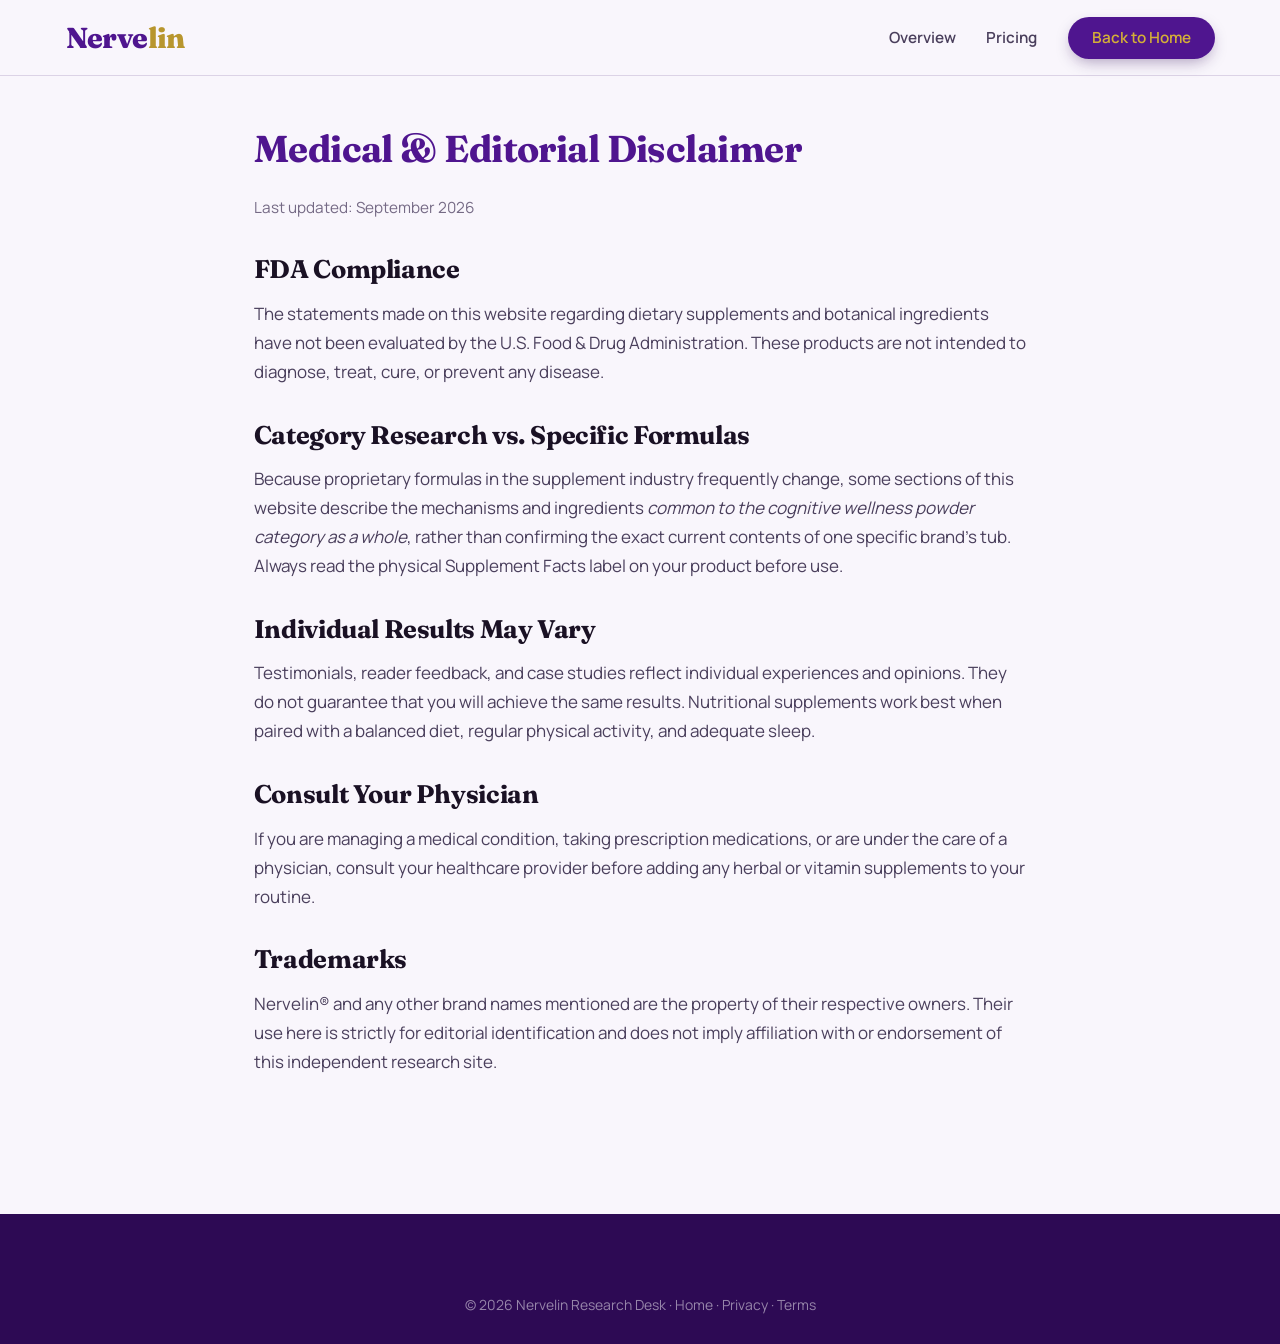
<file: disclaimer.html>
<!DOCTYPE html>
<html lang="en">
<head>
<meta charset="UTF-8" />
<meta name="viewport" content="width=device-width, initial-scale=1.0" />
<title>Disclaimer — Nervelin Research</title>
<link rel="preconnect" href="https://fonts.googleapis.com" />
<link href="https://fonts.googleapis.com/css2?family=Fraunces:wght@600;800&family=Manrope:wght@400;600;700&display=swap" rel="stylesheet" />
<link rel="stylesheet" href="https://cdnjs.cloudflare.com/ajax/libs/font-awesome/6.5.2/css/all.min.css" />
<link rel="stylesheet" href="style.css" />
</head>
<body>
<nav>
  <div class="nav-inner container">
    <a href="index.html" class="logo">Nerve<span>lin</span></a>
    <ul class="nav-links">
      <li><a href="index.html#what-is">Overview</a></li>
      <li><a href="index.html#pricing">Pricing</a></li>
      <li><a href="index.html" class="nav-cta">Back to Home</a></li>
    </ul>
  </div>
</nav>

<div class="legal-page">
  <h1>Medical & Editorial Disclaimer</h1>
  <p class="meta">Last updated: September 2026</p>
  <h2>FDA Compliance</h2>
  <p>The statements made on this website regarding dietary supplements and botanical ingredients have not been evaluated by the U.S. Food & Drug Administration. These products are not intended to diagnose, treat, cure, or prevent any disease.</p>
  <h2>Category Research vs. Specific Formulas</h2>
  <p>Because proprietary formulas in the supplement industry frequently change, some sections of this website describe the mechanisms and ingredients <em>common to the cognitive wellness powder category as a whole</em>, rather than confirming the exact current contents of one specific brand's tub. Always read the physical Supplement Facts label on your product before use.</p>
  <h2>Individual Results May Vary</h2>
  <p>Testimonials, reader feedback, and case studies reflect individual experiences and opinions. They do not guarantee that you will achieve the same results. Nutritional supplements work best when paired with a balanced diet, regular physical activity, and adequate sleep.</p>
  <h2>Consult Your Physician</h2>
  <p>If you are managing a medical condition, taking prescription medications, or are under the care of a physician, consult your healthcare provider before adding any herbal or vitamin supplements to your routine.</p>
  <h2>Trademarks</h2>
  <p>Nervelin® and any other brand names mentioned are the property of their respective owners. Their use here is strictly for editorial identification and does not imply affiliation with or endorsement of this independent research site.</p>
</div>

<footer>
  <div class="container">
    <div class="footer-legal">
      <p>© 2026 Nervelin Research Desk · <a href="index.html">Home</a> · <a href="privacy-policy.html">Privacy</a> · <a href="terms-conditions.html">Terms</a></p>
    </div>
  </div>
</footer>
</body>
</html>
</file>
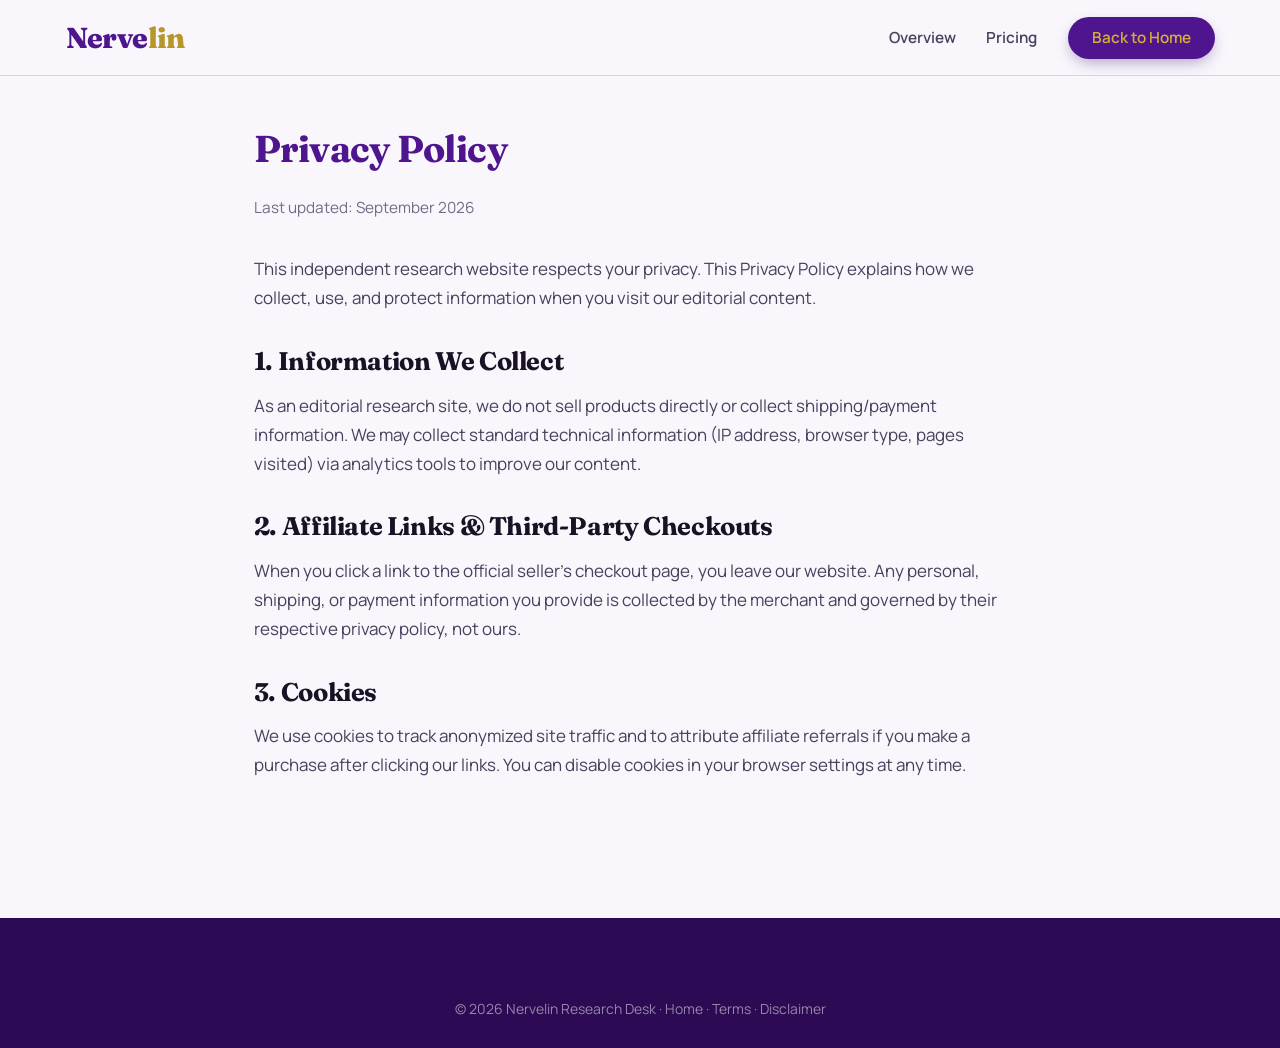
<file: privacy.html>
<!DOCTYPE html>
<html lang="en">
<head>
<meta charset="UTF-8" />
<meta name="viewport" content="width=device-width, initial-scale=1.0" />
<title>Privacy Policy — Nervelin Research</title>
<link rel="preconnect" href="https://fonts.googleapis.com" />
<link href="https://fonts.googleapis.com/css2?family=Fraunces:wght@600;800&family=Manrope:wght@400;600;700&display=swap" rel="stylesheet" />
<link rel="stylesheet" href="https://cdnjs.cloudflare.com/ajax/libs/font-awesome/6.5.2/css/all.min.css" />
<link rel="stylesheet" href="style.css" />
</head>
<body>
<nav>
  <div class="nav-inner container">
    <a href="index.html" class="logo">Nerve<span>lin</span></a>
    <ul class="nav-links">
      <li><a href="index.html#what-is">Overview</a></li>
      <li><a href="index.html#pricing">Pricing</a></li>
      <li><a href="index.html" class="nav-cta">Back to Home</a></li>
    </ul>
  </div>
</nav>

<div class="legal-page">
  <h1>Privacy Policy</h1>
  <p class="meta">Last updated: September 2026</p>
  <p>This independent research website respects your privacy. This Privacy Policy explains how we collect, use, and protect information when you visit our editorial content.</p>
  <h2>1. Information We Collect</h2>
  <p>As an editorial research site, we do not sell products directly or collect shipping/payment information. We may collect standard technical information (IP address, browser type, pages visited) via analytics tools to improve our content.</p>
  <h2>2. Affiliate Links & Third-Party Checkouts</h2>
  <p>When you click a link to the official seller's checkout page, you leave our website. Any personal, shipping, or payment information you provide is collected by the merchant and governed by their respective privacy policy, not ours.</p>
  <h2>3. Cookies</h2>
  <p>We use cookies to track anonymized site traffic and to attribute affiliate referrals if you make a purchase after clicking our links. You can disable cookies in your browser settings at any time.</p>
</div>

<footer>
  <div class="container">
    <div class="footer-legal">
      <p>© 2026 Nervelin Research Desk · <a href="index.html">Home</a> · <a href="terms-conditions.html">Terms</a> · <a href="disclaimer.html">Disclaimer</a></p>
    </div>
  </div>
</footer>
</body>
</html>
</file>
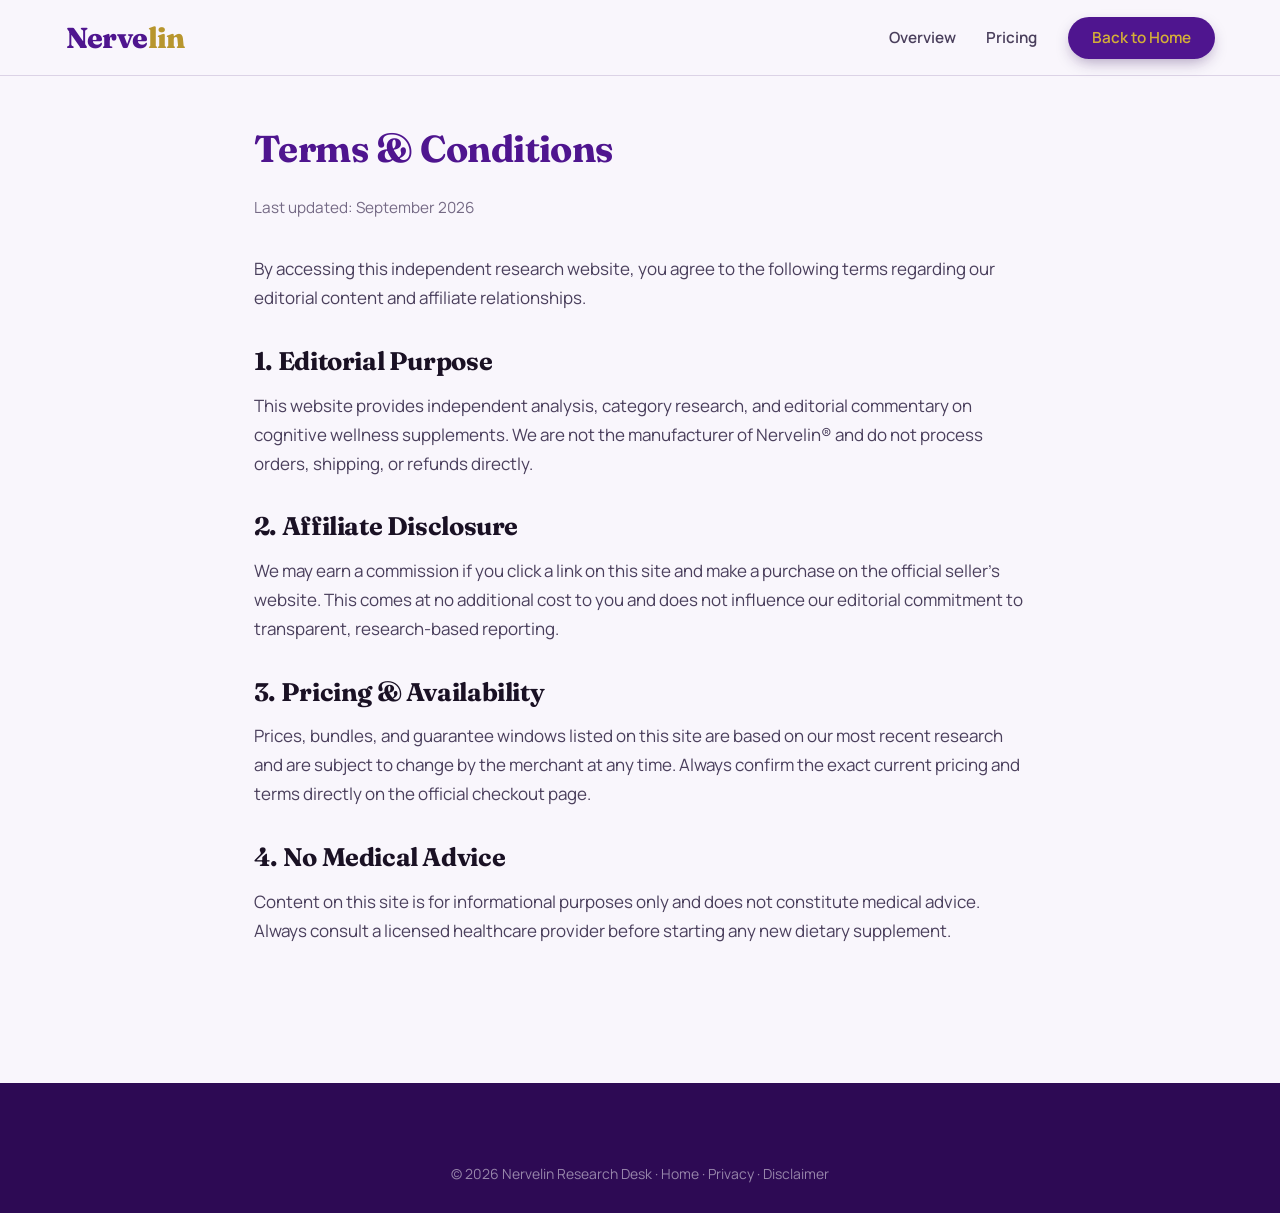
<file: terms.html>
<!DOCTYPE html>
<html lang="en">
<head>
<meta charset="UTF-8" />
<meta name="viewport" content="width=device-width, initial-scale=1.0" />
<title>Terms & Conditions — Nervelin Research</title>
<link rel="preconnect" href="https://fonts.googleapis.com" />
<link href="https://fonts.googleapis.com/css2?family=Fraunces:wght@600;800&family=Manrope:wght@400;600;700&display=swap" rel="stylesheet" />
<link rel="stylesheet" href="https://cdnjs.cloudflare.com/ajax/libs/font-awesome/6.5.2/css/all.min.css" />
<link rel="stylesheet" href="style.css" />
</head>
<body>
<nav>
  <div class="nav-inner container">
    <a href="index.html" class="logo">Nerve<span>lin</span></a>
    <ul class="nav-links">
      <li><a href="index.html#what-is">Overview</a></li>
      <li><a href="index.html#pricing">Pricing</a></li>
      <li><a href="index.html" class="nav-cta">Back to Home</a></li>
    </ul>
  </div>
</nav>

<div class="legal-page">
  <h1>Terms & Conditions</h1>
  <p class="meta">Last updated: September 2026</p>
  <p>By accessing this independent research website, you agree to the following terms regarding our editorial content and affiliate relationships.</p>
  <h2>1. Editorial Purpose</h2>
  <p>This website provides independent analysis, category research, and editorial commentary on cognitive wellness supplements. We are not the manufacturer of Nervelin® and do not process orders, shipping, or refunds directly.</p>
  <h2>2. Affiliate Disclosure</h2>
  <p>We may earn a commission if you click a link on this site and make a purchase on the official seller's website. This comes at no additional cost to you and does not influence our editorial commitment to transparent, research-based reporting.</p>
  <h2>3. Pricing & Availability</h2>
  <p>Prices, bundles, and guarantee windows listed on this site are based on our most recent research and are subject to change by the merchant at any time. Always confirm the exact current pricing and terms directly on the official checkout page.</p>
  <h2>4. No Medical Advice</h2>
  <p>Content on this site is for informational purposes only and does not constitute medical advice. Always consult a licensed healthcare provider before starting any new dietary supplement.</p>
</div>

<footer>
  <div class="container">
    <div class="footer-legal">
      <p>© 2026 Nervelin Research Desk · <a href="index.html">Home</a> · <a href="privacy-policy.html">Privacy</a> · <a href="disclaimer.html">Disclaimer</a></p>
    </div>
  </div>
</footer>
</body>
</html>
</file>
<file: style.css>
/* ============================================================
Nervelin™ — Premium Cognitive Design System
Palette: Deep Royal Purple (#4F158F) with Gold & Lilac Accents
Type: Fraunces (display) + Manrope (body)
============================================================ */

:root {
  --primary: #4F158F; /* Deep Royal Purple */
  --primary-dark: #2D0A54;
  --primary-light: #6A2CB5;
  --accent: #D4AF37; /* Premium Gold */
  --accent-dark: #B8962E;
  --mauve: #9D65D1;
  --paper: #F9F6FC; /* Soft Lilac-White */
  --paper-deep: #EFE8F7;
  --ink: #1A1124;
  --ink-soft: #4A3F5C;
  --muted: #756A85;
  --line: #DCD3E6;
  --card: #FFFFFF;
  --success: #2E7D32;
  --danger: #C62828;

  --shadow-sm: 0 4px 12px -4px rgba(45, 10, 84, 0.06);
  --shadow: 0 10px 30px -10px rgba(45, 10, 84, 0.12);
  --shadow-lg: 0 24px 60px -16px rgba(45, 10, 84, 0.18);

  --radius: 18px;
  --radius-sm: 10px;
  --radius-pill: 999px;
  --transition: all 0.3s cubic-bezier(0.16, 1, 0.3, 1);

  --grad: linear-gradient(135deg, #4F158F 0%, #2D0A54 100%);
  --grad-accent: linear-gradient(135deg, #D4AF37 0%, #B8962E 100%);

  --font-display: 'Fraunces', Georgia, serif;
  --font-body: 'Manrope', system-ui, -apple-system, sans-serif;
}

* { margin: 0; padding: 0; box-sizing: border-box; }

html {
  scroll-behavior: smooth;
  font-size: 17px;
  -webkit-font-smoothing: antialiased;
}

body {
  font-family: var(--font-body);
  color: var(--ink);
  background: var(--paper);
  line-height: 1.65;
  overflow-x: hidden;
}

h1, h2, h3, h4 {
  font-family: var(--font-display);
  font-weight: 700;
  color: var(--ink);
  line-height: 1.15;
  letter-spacing: -0.015em;
}

a { color: inherit; text-decoration: none; transition: var(--transition); }
img { max-width: 100%; height: auto; display: block; }
ul { list-style: none; }

.container { max-width: 1200px; margin: 0 auto; padding: 0 1.5rem; }
.section { padding: 5rem 0; }

/* ========== REVIEW BAR ========== */
.review-bar {
  background: var(--primary-dark);
  color: rgba(255, 255, 255, 0.9);
  font-size: 0.82rem;
  padding: 0.5rem 0;
  border-bottom: 1px solid rgba(212, 175, 55, 0.15);
}
.review-bar-inner { display: flex; align-items: center; justify-content: center; gap: 0.5rem; flex-wrap: wrap; }
.review-bar .separator { opacity: 0.4; }
.review-bar .chk { color: var(--accent); margin-right: 0.3rem; }

/* ========== NAVIGATION ========== */
nav {
  position: sticky; top: 0; width: 100%; z-index: 1000;
  background: rgba(249, 246, 252, 0.92);
  backdrop-filter: blur(18px);
  border-bottom: 1px solid var(--line);
  padding: 0.8rem 0;
}
nav.scrolled { box-shadow: 0 6px 24px -8px rgba(45, 10, 84, 0.15); }
.nav-inner { display: flex; align-items: center; justify-content: space-between; gap: 1.5rem; }
.logo { font-family: var(--font-display); font-size: 1.7rem; font-weight: 800; color: var(--primary); letter-spacing: -0.02em; }
.logo span { color: var(--accent-dark); }

.nav-links { display: flex; gap: 1.8rem; align-items: center; }
.nav-links a { font-size: 0.9rem; font-weight: 600; color: var(--ink-soft); position: relative; }
.nav-links a:hover { color: var(--primary); }
.nav-links a::after { content: ''; position: absolute; bottom: -4px; left: 0; width: 0; height: 2px; background: var(--accent); transition: width 0.3s ease; }
.nav-links a:hover::after { width: 100%; }

.nav-cta {
  background: var(--primary) !important; color: var(--accent) !important;
  padding: 0.6rem 1.4rem; border-radius: var(--radius-pill); font-weight: 700;
  font-size: 0.88rem; box-shadow: 0 6px 16px -4px rgba(45, 10, 84, 0.4); white-space: nowrap;
}
.nav-cta::after { display: none; }
.nav-cta:hover { background: var(--primary-dark) !important; transform: translateY(-2px); }

.mobile-toggle { display: none; background: none; border: none; font-size: 1.4rem; color: var(--primary); cursor: pointer; }

/* ========== BUTTONS ========== */
.btn {
  display: inline-flex; align-items: center; justify-content: center; gap: 0.5rem;
  font-family: var(--font-body); font-weight: 700; font-size: 1.01rem;
  padding: 0.95rem 2rem; border-radius: var(--radius-pill); border: none;
  cursor: pointer; transition: var(--transition); text-align: center;
}
.btn-primary {
  background: var(--grad); color: var(--accent);
  box-shadow: 0 12px 28px -8px rgba(45, 10, 84, 0.4); position: relative; overflow: hidden;
}
.btn-primary:hover { transform: translateY(-3px); box-shadow: 0 18px 36px -10px rgba(45, 10, 84, 0.5); }
.btn-outline { background: transparent; color: var(--primary); border: 2px solid var(--primary); }
.btn-outline:hover { background: var(--primary); color: var(--accent); }
.btn-lg { padding: 1.15rem 2.5rem; font-size: 1rem; }
.btn-block { display: flex; width: 100%; }

/* ========== HERO ========== */
.hero {
  position: relative; padding: 4rem 0 5rem;
  background: radial-gradient(ellipse 900px 500px at 85% 20%, rgba(157, 101, 209, 0.08), transparent), var(--paper);
  overflow: hidden;
}
.hero-grid { display: grid; grid-template-columns: 1.15fr 0.85fr; gap: 3.5rem; align-items: center; }
.eyebrow {
  display: inline-block; font-size: 0.78rem; font-weight: 700; text-transform: uppercase;
  letter-spacing: 0.18em; color: var(--mauve); background: rgba(157, 101, 209, 0.12);
  padding: 0.45rem 1rem; border-radius: var(--radius-pill); margin-bottom: 1.2rem;
}
.hero-title { font-size: clamp(2rem, 5vw, 3.2rem); margin-bottom: 1.3rem; }
.hero-title .accent { color: var(--mauve); font-style: italic; }
.hero-intro { font-size: 1.08rem; color: var(--ink-soft); margin-bottom: 1.8rem; max-width: 600px; }

.quick-answer {
  background: #fff; border-left: 4px solid var(--accent); border-radius: 0 var(--radius-sm) var(--radius-sm) 0;
  padding: 1.2rem 1.5rem; box-shadow: var(--shadow-sm); margin-bottom: 2rem;
}
.qa-tag { display: inline-block; font-size: 0.7rem; font-weight: 800; letter-spacing: 0.1em; text-transform: uppercase; color: var(--primary); margin-bottom: 0.5rem; }
.quick-answer p { font-size: 0.95rem; color: var(--ink-soft); margin: 0; line-height: 1.6; }
.quick-answer strong { color: var(--ink); }

.hero-ctas { display: flex; gap: 1rem; flex-wrap: wrap; margin-bottom: 2rem; }
.hero-trust { display: flex; gap: 1.2rem; flex-wrap: wrap; font-size: 0.85rem; color: var(--muted); font-weight: 600; }
.hero-trust span { display: inline-flex; align-items: center; gap: 0.4rem; }
.hero-trust i { color: var(--accent-dark); }

/* Hero Media */
.hero-media { position: relative; text-align: center; min-height: 650px; }
.product-showcase { position: relative; height: 100%; display: flex; align-items: center; justify-content: center; }
.bottle-glow { position: absolute; width: 380px; height: 380px; background: radial-gradient(circle, rgba(157, 101, 209, 0.2) 0%, transparent 70%); border-radius: 50%; filter: blur(30px); z-index: 0; }
.product-img { position: relative; z-index: 1; max-height: 420px; filter: drop-shadow(0 30px 50px rgba(45, 10, 84, 0.2)); border-radius: var(--radius) }
.img-placeholder { width: 280px; height: 380px; background: var(--grad); border-radius: 20px; display: flex; flex-direction: column; align-items: center; justify-content: center; color: var(--accent); font-size: 4rem; box-shadow: var(--shadow-lg); }
.img-placeholder span { font-family: var(--font-display); font-size: 1.5rem; margin-top: 1rem; color: #fff; }

.floaty { animation: floaty 5s ease-in-out infinite; }
@keyframes floaty { 0%, 100% { transform: translateY(0); } 50% { transform: translateY(-14px); } }

.float-badge { position: absolute; background: #fff; border-radius: 14px; padding: 0.6rem 1rem; box-shadow: var(--shadow-lg); font-size: 0.82rem; font-weight: 700; color: var(--ink); z-index: 2; line-height: 1.2; border: 1px solid var(--line); }
.float-badge b { display: block; color: var(--primary); font-family: var(--font-display); font-size: 1.2rem; font-weight: 800; }
.fb-1 { top: 12%; left: -5%; animation: float-badge-1 4s ease-in-out infinite; }
.fb-2 { top: 48%; right: -8%; animation: float-badge-2 4.5s ease-in-out infinite; }
.fb-3 { bottom: 10%; left: 5%; animation: float-badge-3 5s ease-in-out infinite; }
@keyframes float-badge-1 { 0%,100%{transform:translateY(0);} 50%{transform:translateY(-8px);} }
@keyframes float-badge-2 { 0%,100%{transform:translateY(0);} 50%{transform:translateY(8px);} }
@keyframes float-badge-3 { 0%,100%{transform:translateX(0);} 50%{transform:translateX(-6px);} }

/* ========== TRUST STRIP ========== */
.trust-strip { background: var(--primary); padding: 1.8rem 0; color: #fff; }
.trust-grid { display: grid; grid-template-columns: repeat(4, 1fr); gap: 1.5rem; text-align: center; }
.trust-item { display: flex; flex-direction: column; align-items: center; gap: 0.5rem; font-size: 0.85rem; font-weight: 600; color: rgba(255, 255, 255, 0.9); }
.trust-item i { font-size: 1.6rem; color: var(--accent); }

/* ========== SECTION HEADS ========== */
.section-head { max-width: 780px; margin: 0 auto 3.5rem; text-align: center; }
.section-title { font-size: clamp(1.8rem, 4vw, 2.8rem); margin-bottom: 1rem; letter-spacing: -0.02em; }
.section-desc { font-size: 1.05rem; color: var(--ink-soft); }

/* ========== WHAT IS IT ========== */
.whatis-grid { display: grid; grid-template-columns: 0.9fr 1.1fr; gap: 3rem; align-items: center; }
.whatis-media img { filter: drop-shadow(0 24px 44px rgba(45, 10, 84, 0.15)); max-height: 400px; margin: 0 auto; border-radius: var(--radius); }
.whatis-text p { margin-bottom: 1.05rem; color: var(--ink-soft); }
.research-support { background: #fff; border-left: 4px solid var(--mauve); border-radius: 0 var(--radius-sm) var(--radius-sm) 0; padding: 1.1rem 1.3rem; font-size: 0.92rem; margin: 1.4rem 0; box-shadow: var(--shadow-sm); }
.research-support strong { color: var(--primary); }
.trust-chips { display: flex; flex-wrap: wrap; gap: 0.6rem; margin: 1.4rem 0; }
.chip { background: #fff; border: 1px solid var(--line); border-radius: var(--radius-pill); padding: 0.4rem 1rem; font-size: 0.82rem; font-weight: 700; color: var(--primary); }

/* ========== HOW IT WORKS ========== */
.how-grid { display: grid; grid-template-columns: repeat(3, 1fr); gap: 1.5rem; margin-bottom: 2.5rem; }
.mech-card { background: #fff; border: 1px solid var(--line); border-radius: var(--radius); padding: 2rem 1.6rem; position: relative; transition: var(--transition); text-align: center; }
.mech-card:hover { transform: translateY(-5px); box-shadow: var(--shadow); border-color: var(--mauve); }
.mech-step { position: absolute; top: 1rem; right: 1.2rem; font-family: var(--font-display); font-size: 3rem; font-weight: 800; color: var(--paper-deep); line-height: 1; z-index: 0; }
.mech-icon { width: 64px; height: 64px; border-radius: 50%; background: var(--grad-accent); color: #fff; display: flex; align-items: center; justify-content: center; font-size: 1.6rem; margin: 0 auto 1.2rem; position: relative; z-index: 1; }
.mech-card h4 { font-size: 1.15rem; margin-bottom: 0.6rem; }
.mech-card p { font-size: 0.92rem; color: var(--muted); line-height: 1.6; position: relative; z-index: 1; }

.how-summary { background: var(--primary); color: rgba(255, 255, 255, 0.9); border-radius: var(--radius); padding: 2.2rem 2.5rem; text-align: center; max-width: 900px; margin: 0 auto; border: 1px solid var(--line); }
.how-summary h4 { color: var(--accent); margin-bottom: 0.7rem; font-size: 1.3rem; }
.how-summary p { font-size: 1rem; line-height: 1.7; }

/* ========== COMPARISON TABLE ========== */
.compare-table-wrap { overflow-x: auto; border-radius: var(--radius); box-shadow: var(--shadow); background: #fff; border: 1px solid var(--line); }
.compare-table { width: 100%; border-collapse: collapse; min-width: 600px; }
.compare-table thead { background: var(--primary); color: #fff; }
.compare-table th { padding: 1.2rem 1rem; text-align: left; font-family: var(--font-body); font-weight: 700; font-size: 0.95rem; }
.compare-table th.highlight { background: var(--mauve); text-align: center; }
.compare-table td { padding: 1rem; border-bottom: 1px solid var(--line); font-size: 0.92rem; color: var(--ink-soft); vertical-align: middle; }
.compare-table td.highlight { background: rgba(157, 101, 209, 0.05); color: var(--ink); font-weight: 600; text-align: center; }
.compare-table .yes { color: var(--success); font-size: 1.1rem; }
.compare-table .no { color: var(--danger); font-size: 1.1rem; }
.compare-table .mid { color: var(--accent-dark); font-size: 1.1rem; }

/* ========== INGREDIENTS ========== */
.ing-list { display: grid; grid-template-columns: repeat(2, 1fr); gap: 1.4rem; margin-bottom: 2.5rem; }
.ing-card { background: #fff; border: 1px solid var(--line); border-radius: var(--radius); padding: 2rem; position: relative; transition: var(--transition); overflow: hidden; }
.ing-card:hover { box-shadow: var(--shadow); transform: translateY(-4px); border-color: var(--mauve); }
.ing-num { position: absolute; top: 1.2rem; right: 1.4rem; font-family: var(--font-display); font-size: 3rem; font-weight: 800; color: var(--paper-deep); line-height: 1; }
.ing-card h4 { font-size: 1.2rem; margin-bottom: 0.7rem; padding-right: 2.5rem; color: var(--primary); }
.ing-card p { font-size: 0.92rem; color: var(--muted); margin-bottom: 0.8rem; line-height: 1.6; }
.ing-conclusion { max-width: 900px; margin: 0 auto; text-align: center; color: var(--ink-soft); background: #fff; border: 1px solid var(--line); border-radius: var(--radius); padding: 2rem; font-size: 1rem; line-height: 1.7; box-shadow: var(--shadow-sm); }

/* ========== REVIEWS ========== */
.reviews { background: var(--primary); color: #fff; }
.reviews .section-title, .reviews .section-desc { color: #fff; }
.reviews .section-desc { color: rgba(255, 255, 255, 0.8); }
.reviews .eyebrow { background: rgba(212, 175, 55, 0.15); color: var(--accent); }

.review-grid { display: grid; grid-template-columns: repeat(3, 1fr); gap: 1.6rem; }
.review-card { background: rgba(255, 255, 255, 0.04); border: 1px solid rgba(212, 175, 55, 0.2); border-radius: var(--radius); padding: 1.8rem; transition: var(--transition); }
.review-card:hover { transform: translateY(-4px); background: rgba(255, 255, 255, 0.08); border-color: var(--accent); }
.rc-head { display: flex; align-items: center; gap: 0.9rem; margin-bottom: 0.9rem; }
.avatar { width: 52px; height: 52px; border-radius: 50%; display: flex; align-items: center; justify-content: center; color: var(--accent); font-weight: 700; font-size: 1rem; flex-shrink: 0; border: 1px solid var(--accent); }
.rc-name { font-family: var(--font-display); font-weight: 700; color: #fff; font-size: 1rem; }
.rc-loc { font-size: 0.8rem; color: rgba(255, 255, 255, 0.6); }
.stars { color: var(--accent); font-size: 0.95rem; letter-spacing: 2px; margin-bottom: 0.8rem; }
.review-card blockquote { font-size: 0.93rem; color: rgba(255, 255, 255, 0.9); font-style: italic; border: none; line-height: 1.6; }

/* ========== PRICING ========== */
.price-grid { display: grid; grid-template-columns: repeat(3, 1fr); gap: 1.5rem; margin-bottom: 3.5rem; align-items: stretch; }
.price-card { background: #fff; border: 2px solid var(--line); border-radius: var(--radius); padding: 2.2rem 1.6rem; text-align: center; position: relative; transition: var(--transition); display: flex; flex-direction: column; }
.price-card:hover { transform: translateY(-6px); box-shadow: var(--shadow-lg); }
.price-card.featured { border-color: var(--accent); box-shadow: var(--shadow-lg); transform: scale(1.04); background: linear-gradient(180deg, #fff 0%, rgba(212, 175, 55, 0.03) 100%); }
.price-card.featured:hover { transform: scale(1.04) translateY(-6px); }

.price-badge { position: absolute; top: -14px; left: 50%; transform: translateX(-50%); background: var(--paper-deep); color: var(--primary); font-size: 0.72rem; font-weight: 700; letter-spacing: 0.08em; text-transform: uppercase; padding: 0.4rem 1.2rem; border-radius: var(--radius-pill); white-space: nowrap; border: 1px solid var(--line); }
.price-badge.best { background: var(--accent); color: #fff; border: none; }

.price-card h3 { font-size: 1.5rem; margin-bottom: 0.3rem; color: var(--primary); }
.price-card .supply { font-size: 0.8rem; color: var(--muted); text-transform: uppercase; letter-spacing: 0.08em; margin-bottom: 1rem; font-weight: 600; }

.price-img { height: 140px; margin: 0 auto 1rem; display: flex; align-items: center; justify-content: center; }
.price-img img { max-height: 140px; object-fit: contain; }

.price-amount { font-family: var(--font-display); font-size: 2.8rem; font-weight: 800; color: var(--primary); line-height: 1; margin-bottom: 0.5rem; }
.price-amount small { font-size: 1rem; color: var(--muted); font-weight: 600; }

.price-total { font-size: 0.88rem; color: var(--muted); margin: 0.5rem 0 1.5rem; line-height: 1.6; }
.price-total s { color: #aaa; }
.price-total b { color: var(--mauve); font-weight: 700; }
.save-tag { display: inline-block; background: rgba(157, 101, 209, 0.12); color: var(--primary-dark); padding: 0.2rem 0.6rem; border-radius: var(--radius-pill); font-size: 0.75rem; font-weight: 700; margin: 0.3rem 0.2rem 0 0; }

.price-features { text-align: left; margin: 1.5rem 0; flex: 1; }
.price-features li { font-size: 0.88rem; color: var(--ink-soft); padding: 0.5rem 0; display: flex; align-items: flex-start; gap: 0.6rem; border-bottom: 1px solid var(--line); }
.price-features li:last-child { border-bottom: none; }
.price-features i { color: var(--accent-dark); margin-top: 0.2rem; font-size: 0.85rem; }

.guarantee-box { display: grid; grid-template-columns: auto 1fr; gap: 2.5rem; align-items: center; background: #fff; border: 1px solid var(--line); border-radius: var(--radius); padding: 2.5rem; box-shadow: var(--shadow); max-width: 900px; margin: 0 auto; }
.guarantee-text h3 { font-size: 1.5rem; color: var(--primary); margin-bottom: 1rem; }
.guarantee-text p { font-size: 0.95rem; color: var(--ink-soft); margin-bottom: 0.8rem; line-height: 1.7; }
.guarantee-text strong { color: var(--ink); }

/* ========== FAQ ========== */
.faq-wrap { max-width: 820px; margin: 0 auto 2.5rem; }
.faq-item { background: #fff; border: 1px solid var(--line); border-radius: var(--radius-sm); margin-bottom: 0.9rem; overflow: hidden; }
.faq-q { width: 100%; padding: 1.2rem 1.5rem; font-family: var(--font-display); font-weight: 700; color: var(--ink); cursor: pointer; display: flex; justify-content: space-between; align-items: center; gap: 1rem; font-size: 1.05rem; background: none; border: none; text-align: left; }
.faq-q:hover { color: var(--mauve); }
.faq-q i { color: var(--accent-dark); transition: transform 0.35s ease; flex-shrink: 0; font-size: 0.9rem; }
.faq-item.open .faq-q i { transform: rotate(45deg); }
.faq-a { max-height: 0; overflow: hidden; transition: max-height 0.4s ease, padding 0.4s ease; padding: 0 1.5rem; }
.faq-item.open .faq-a { max-height: 500px; padding: 0 1.5rem 1.4rem; }
.faq-a p { font-size: 0.95rem; color: var(--ink-soft); line-height: 1.7; }

/* ========== FINAL CTA ========== */
.final-cta { background: var(--primary); color: #fff; padding: 5rem 0; }
.final-grid { display: grid; grid-template-columns: 0.8fr 1.2fr; gap: 2.6rem; align-items: center; max-width: 1000px; margin: 0 auto; }
.final-grid img { max-height: 300px; margin: 0 auto; filter: drop-shadow(0 24px 44px rgba(0, 0, 0, 0.5)); }
.final-text h2 { color: #fff; font-size: clamp(1.7rem, 3.6vw, 2.4rem); margin-bottom: 1.1rem; }
.final-text p { color: rgba(255, 255, 255, 0.85); max-width: 700px; margin: 0 auto 2rem; font-size: 1.05rem; }
.final-price { margin-bottom: 1.5rem; }
.final-price .reg { color: rgba(255, 255, 255, 0.55); text-decoration: line-through; font-size: 1rem; display: block; margin-bottom: 0.3rem; }
.final-price .now { font-family: var(--font-display); font-size: 1.8rem; font-weight: 700; color: var(--accent); }

/* ========== FOOTER ========== */
footer { background: var(--primary-dark); color: rgba(255, 255, 255, 0.7); padding: 3.5rem 0 1.6rem; font-size: 0.9rem; }
.footer-top { display: grid; grid-template-columns: 1.5fr 1fr 1fr 1fr; gap: 2rem; padding-bottom: 2.2rem; border-bottom: 1px solid rgba(255, 255, 255, 0.1); }
.footer-col h4 { color: #fff; font-size: 1rem; margin-bottom: 1rem; font-family: var(--font-body); font-weight: 700; }
.footer-col p, .footer-col li { margin-bottom: 0.55rem; line-height: 1.6; }
.footer-col a { color: rgba(255, 255, 255, 0.7); }
.footer-col a:hover { color: var(--accent); }
.footer-col .logo { color: #fff; margin-bottom: 1rem; }
.footer-col .logo span { color: var(--accent); }

.footer-disclaimer { padding: 1.8rem 0; font-size: 0.78rem; color: rgba(255, 255, 255, 0.5); line-height: 1.7; }
.footer-disclaimer p { margin-bottom: 0.8rem; }
.footer-disclaimer strong { color: rgba(255, 255, 255, 0.75); }
.footer-legal { padding-top: 1.2rem; font-size: 0.82rem; text-align: center; color: rgba(255, 255, 255, 0.5); }

/* ========== UTILITIES & POPUPS ========== */
#back-to-top { position: fixed; bottom: 5rem; right: 1.4rem; width: 48px; height: 48px; border-radius: 50%; background: var(--primary); color: var(--accent); display: flex; align-items: center; justify-content: center; cursor: pointer; font-size: 1.1rem; opacity: 0; pointer-events: none; transition: all 0.3s ease; box-shadow: 0 6px 18px rgba(0, 0, 0, 0.3); z-index: 1090; border: 1px solid var(--accent); }
#back-to-top.show { opacity: 1; pointer-events: auto; }

.purchase-popup { position: fixed; bottom: 1.5rem; left: 1.5rem; z-index: 999; opacity: 0; transform: translateY(30px); transition: all 0.4s ease; pointer-events: none; max-width: 320px; }
.purchase-popup.show { opacity: 1; transform: translateY(0); pointer-events: auto; }
.popup-inner { background: #fff; border-radius: var(--radius); padding: 1rem 1.2rem; display: flex; align-items: center; gap: 1rem; box-shadow: var(--shadow-lg); border-left: 4px solid var(--accent); }
.popup-inner > i { font-size: 2rem; color: var(--success); flex-shrink: 0; }
.popup-inner strong { color: var(--ink); font-size: 0.9rem; display: block; margin-bottom: 0.2rem; }
.popup-inner p { font-size: 0.82rem; color: var(--ink-soft); margin: 0; }
.popup-inner small { font-size: 0.72rem; color: var(--muted); }

/* Legal Pages */
.legal-page { max-width: 820px; margin: 3rem auto; padding: 0 1.4rem 4rem; }
.legal-page h1 { font-size: 2.2rem; margin: 1rem 0 1.5rem; color: var(--primary); }
.legal-page h2 { font-size: 1.5rem; margin: 2rem 0 0.9rem; color: var(--ink); }
.legal-page p { margin-bottom: 1.1rem; color: var(--ink-soft); line-height: 1.7; }
.legal-page ul { margin: 0 0 1.1rem 1.4rem; }
.legal-page li { margin-bottom: 0.6rem; color: var(--ink-soft); list-style: disc; line-height: 1.6; }
.legal-page a { color: var(--mauve); text-decoration: underline; }
.legal-page .meta { color: var(--muted); font-size: 0.9rem; margin-bottom: 2rem; }

/* ========== RESPONSIVE ========== */
@media (max-width: 1024px) {
  .how-grid, .review-grid, .price-grid, .ing-list { grid-template-columns: repeat(2, 1fr); }
  .trust-grid { grid-template-columns: repeat(2, 1fr); }
  .footer-top { grid-template-columns: 1fr 1fr; }
}

@media (max-width: 768px) {
  .section { padding: 3.5rem 0; }
  .nav-links {
    position: fixed; top: 0; right: -100%; height: 100vh; width: 85%; max-width: 320px;
    background: var(--paper); flex-direction: column; align-items: flex-start; padding: 5rem 2rem 2rem;
    gap: 1.2rem; box-shadow: -10px 0 40px rgba(45, 10, 84, 0.2); transition: right 0.35s ease; z-index: 999;
  }
  .nav-links.active { right: 0; }
  .nav-links a { font-size: 1rem; width: 100%; }
  .mobile-toggle { display: block; z-index: 1001; }

  .hero-grid { grid-template-columns: 1fr; gap: 2.5rem; }
  .hero-media { min-height: 350px; order: -1; }
  .hero-title { font-size: 2.2rem; }

  .how-grid, .review-grid, .price-grid, .ing-list,
  .footer-top, .final-grid, .guarantee-box, .whatis-grid { grid-template-columns: 1fr; }
  
  .whatis-media { order: -1; }
  .price-card.featured { transform: scale(1); }
  .price-card.featured:hover { transform: translateY(-6px); }
  .trust-grid { grid-template-columns: repeat(2, 1fr); }
  .float-badge { display: none; }
  .guarantee-box { text-align: center; padding: 1.8rem; gap: 1.6rem; }
  .footer-col p, .footer-col ul { text-align: center; }
  .final-grid { text-align: center; gap: 1.8rem; }
  .final-grid img { order: -1; }
  
  .purchase-popup { left: 50%; transform: translateX(-50%) translateY(30px); max-width: 90%; }
  .purchase-popup.show { transform: translateX(-50%) translateY(0); }
  .hero-ctas { flex-direction: column; }
  .hero-ctas .btn { width: 100%; }
}

@media (max-width: 480px) {
  .hero-title { font-size: 1.8rem; }
  .section-title { font-size: 1.6rem; }
  .btn-lg { padding: 0.95rem 1.5rem; font-size: 0.9rem; }
}
</file>
